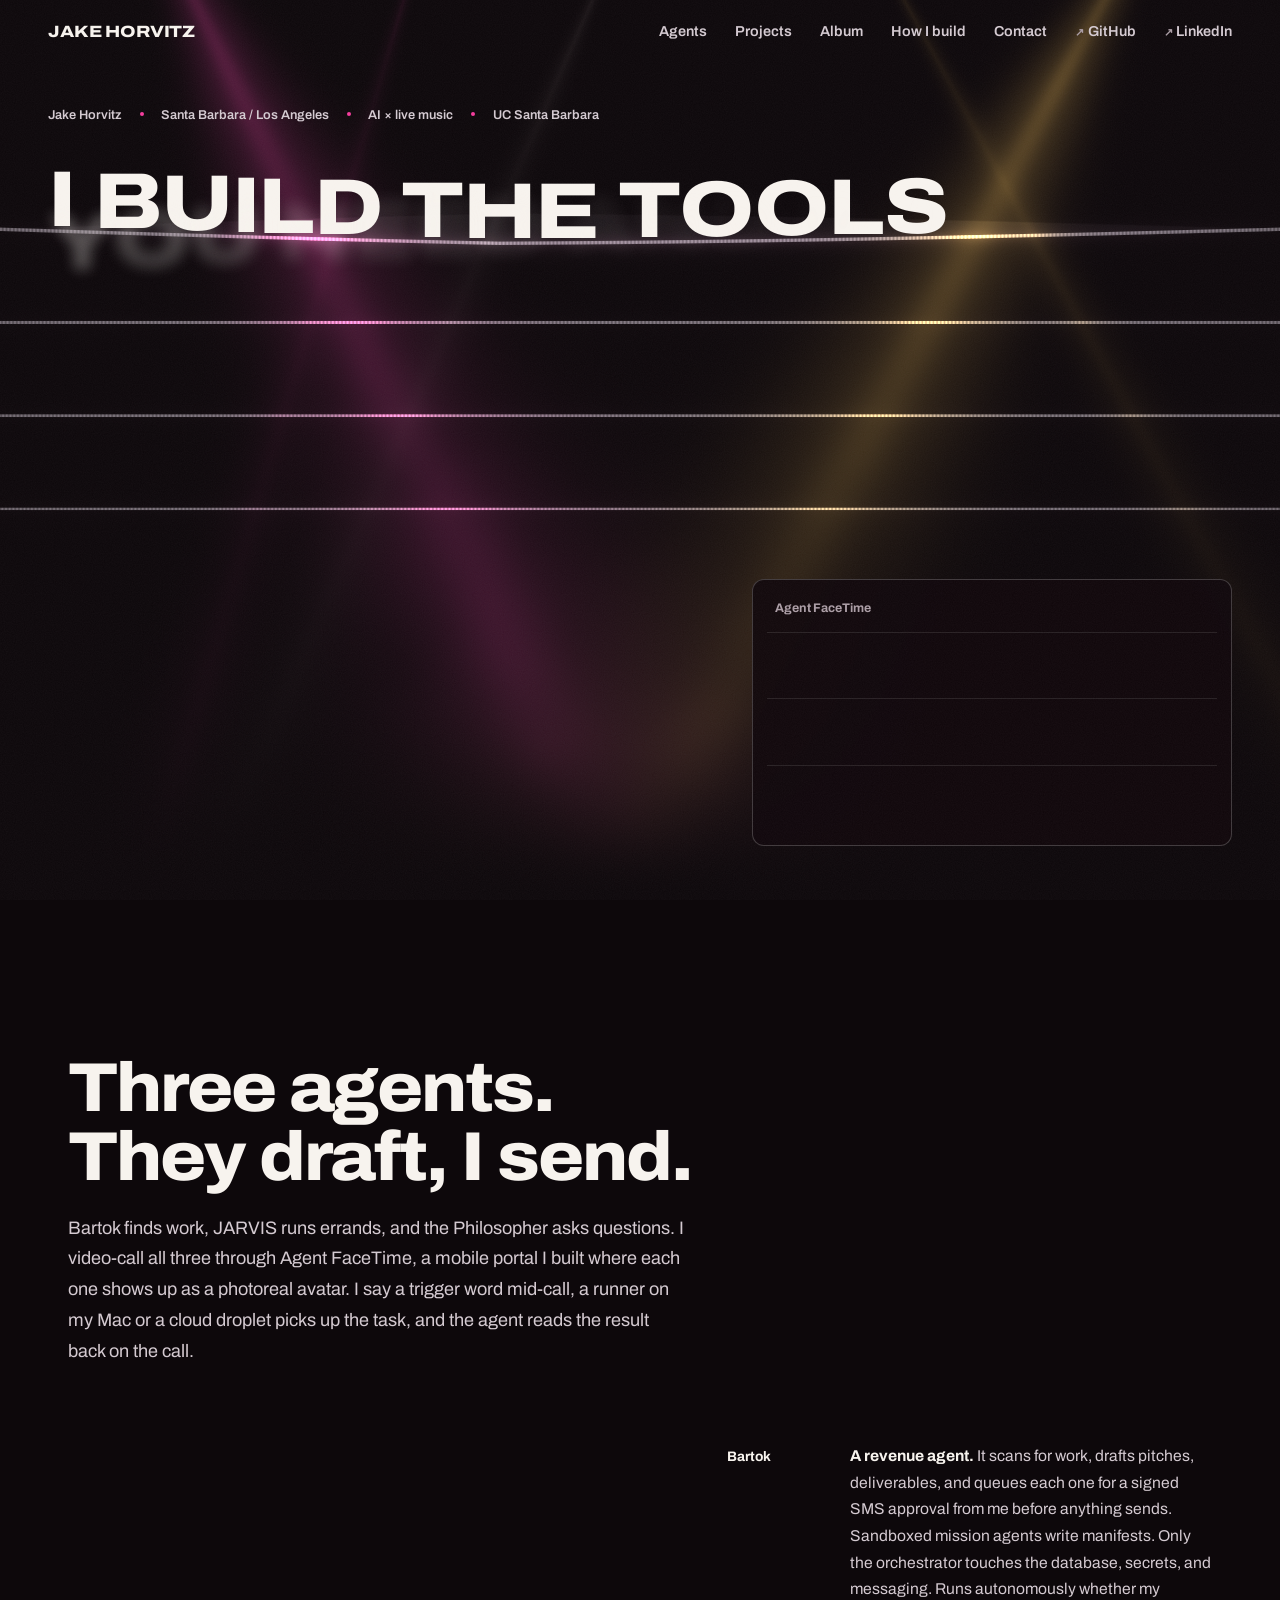
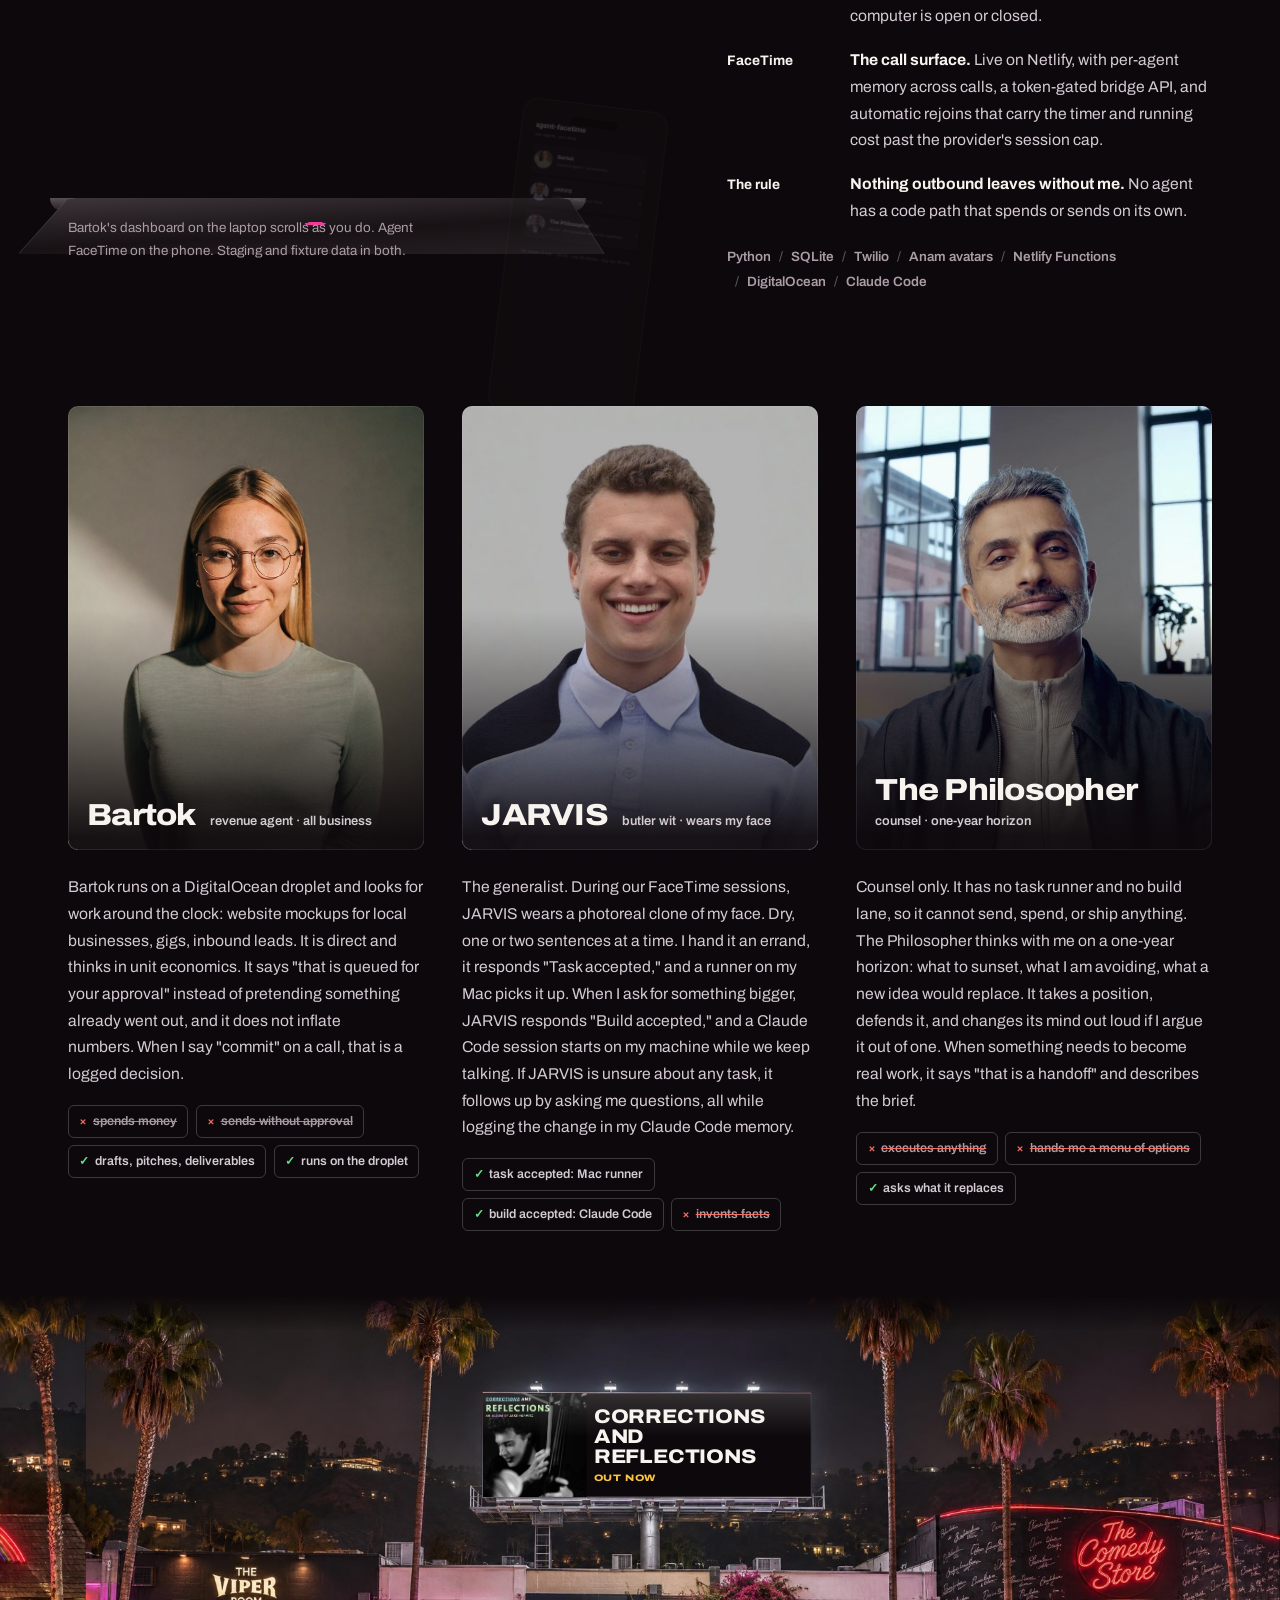
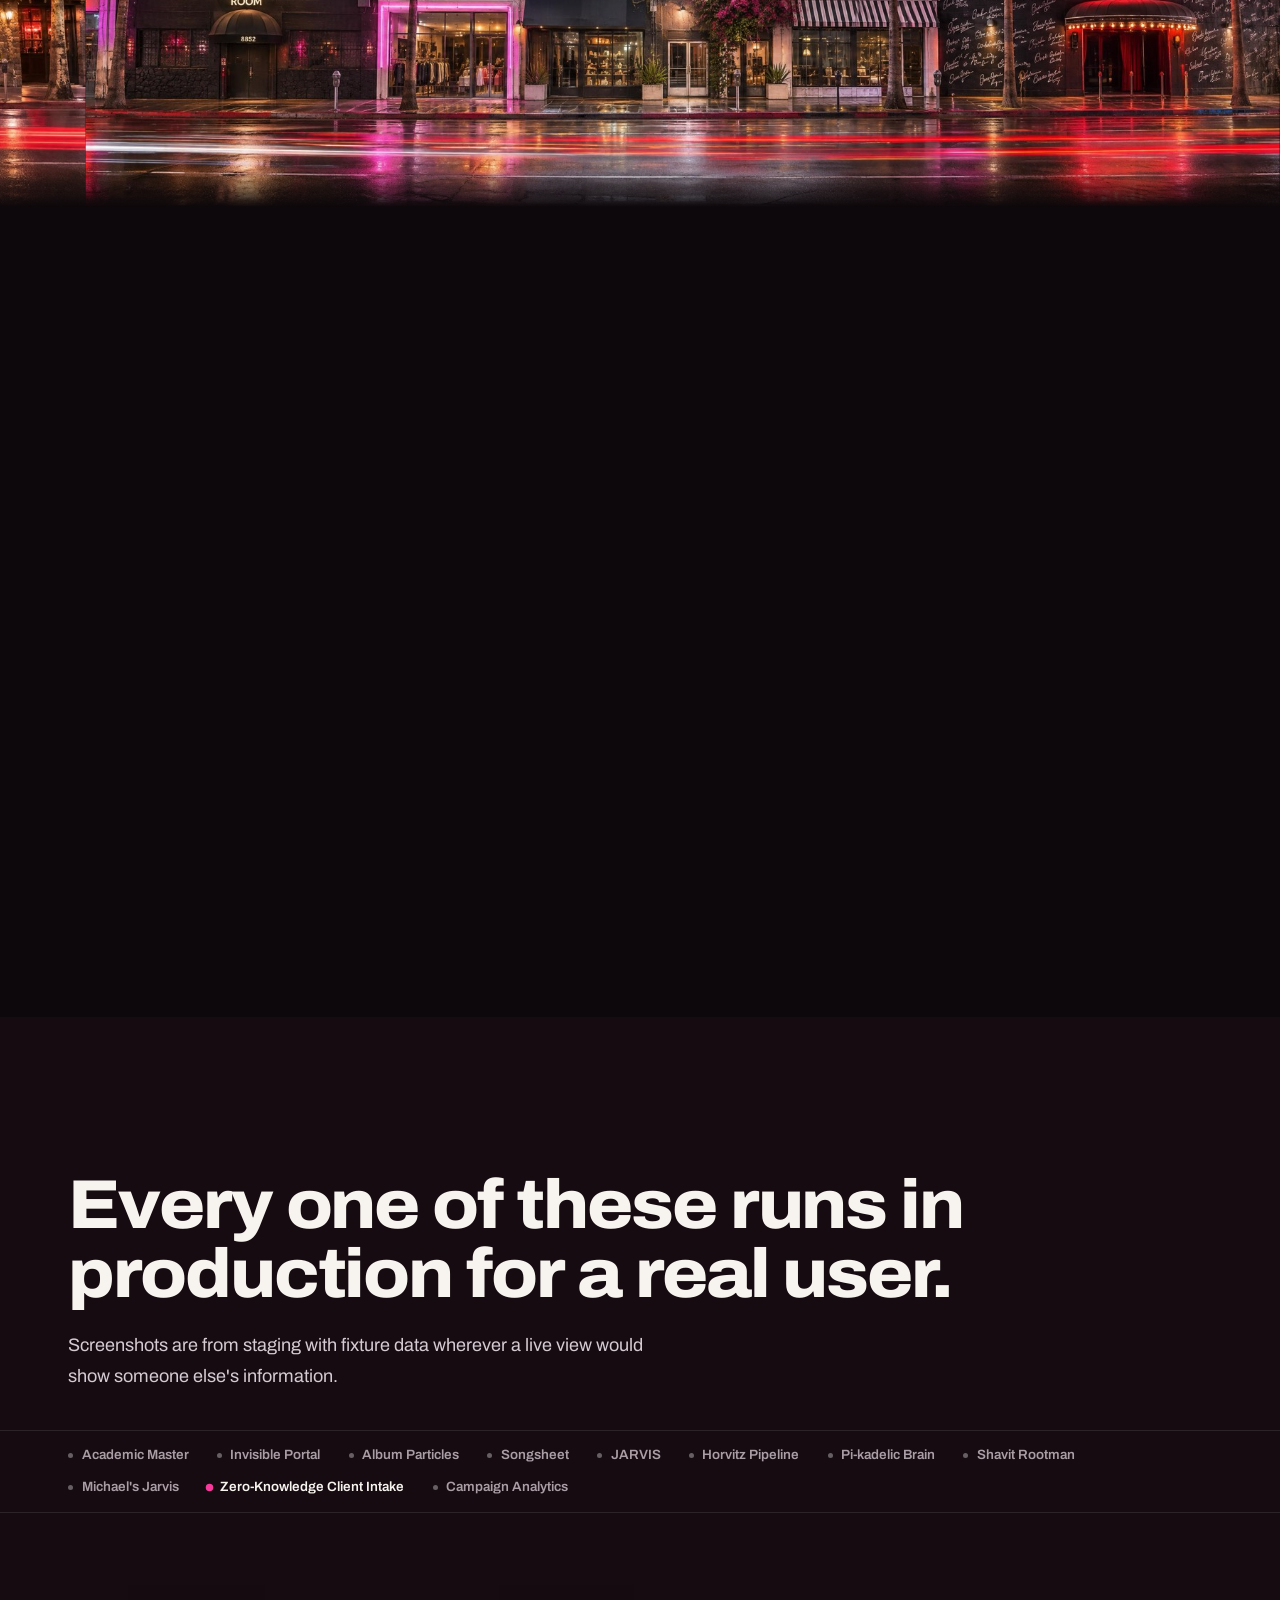
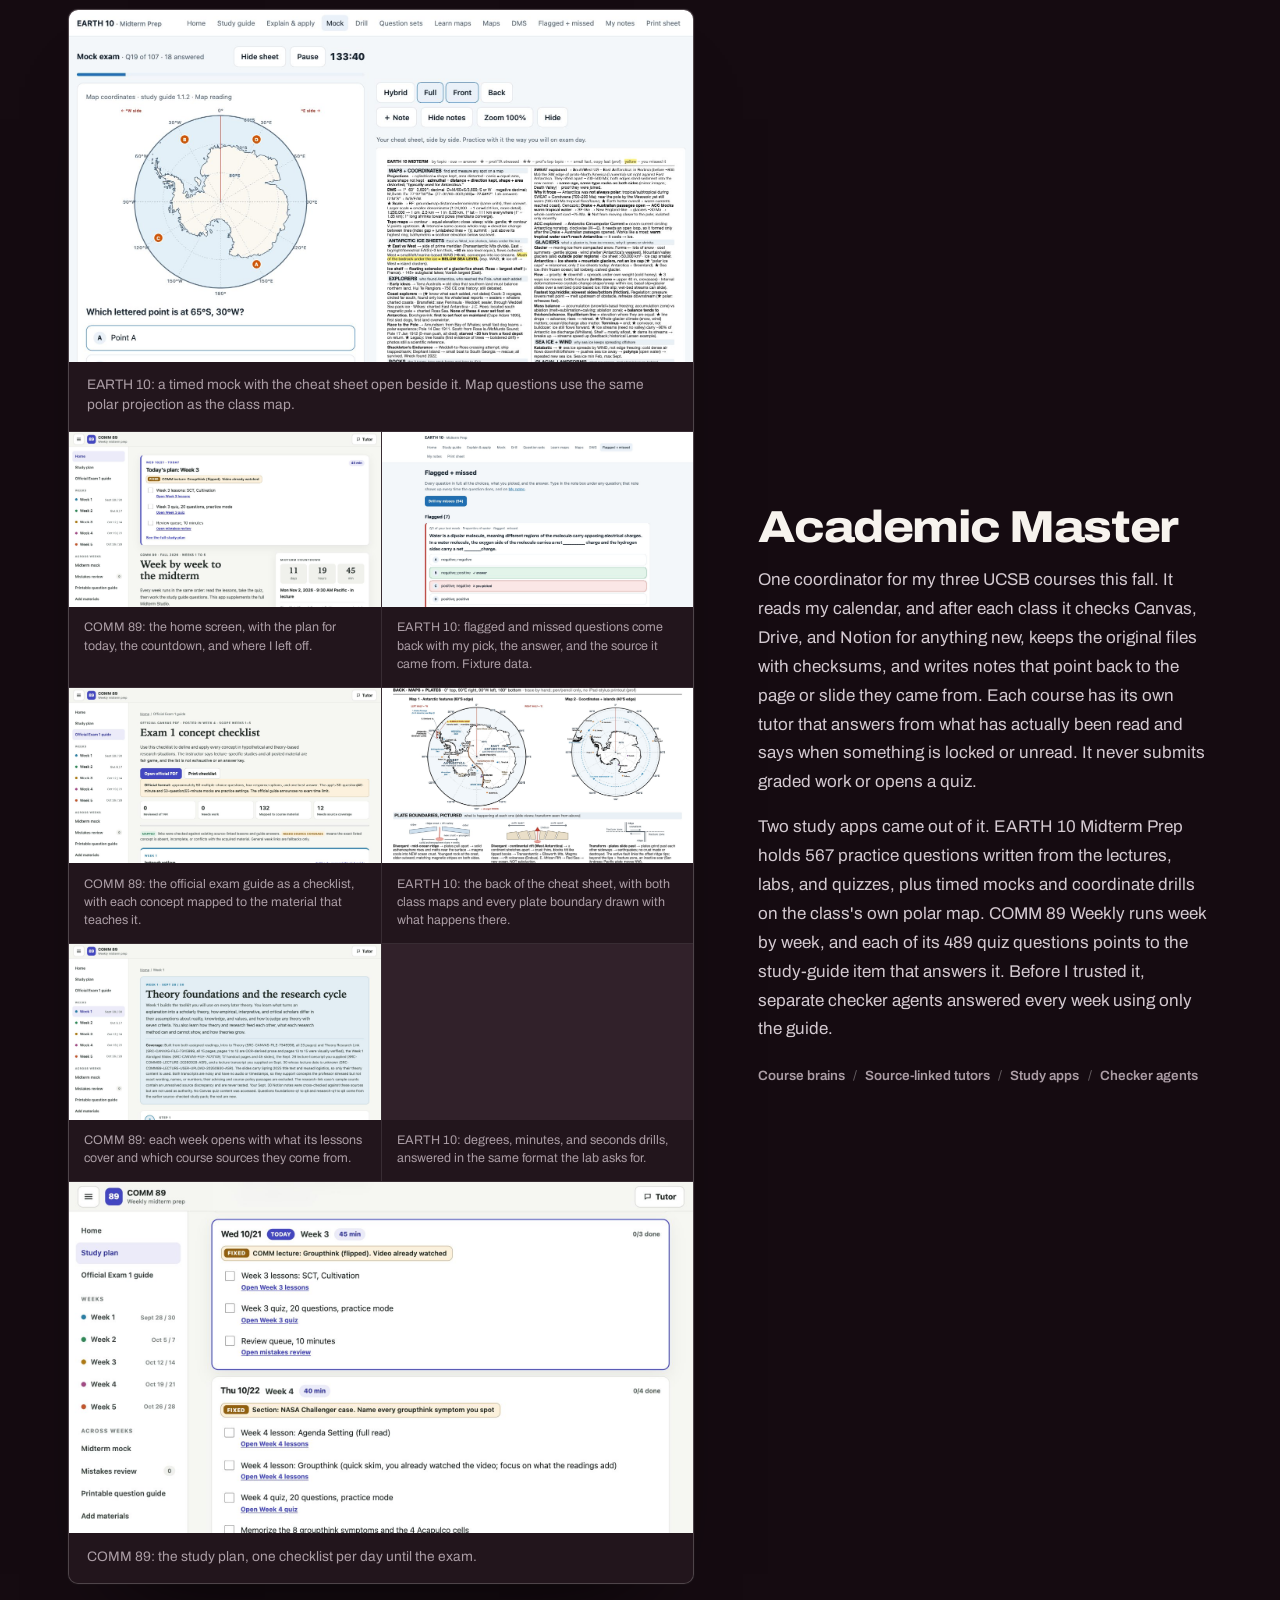
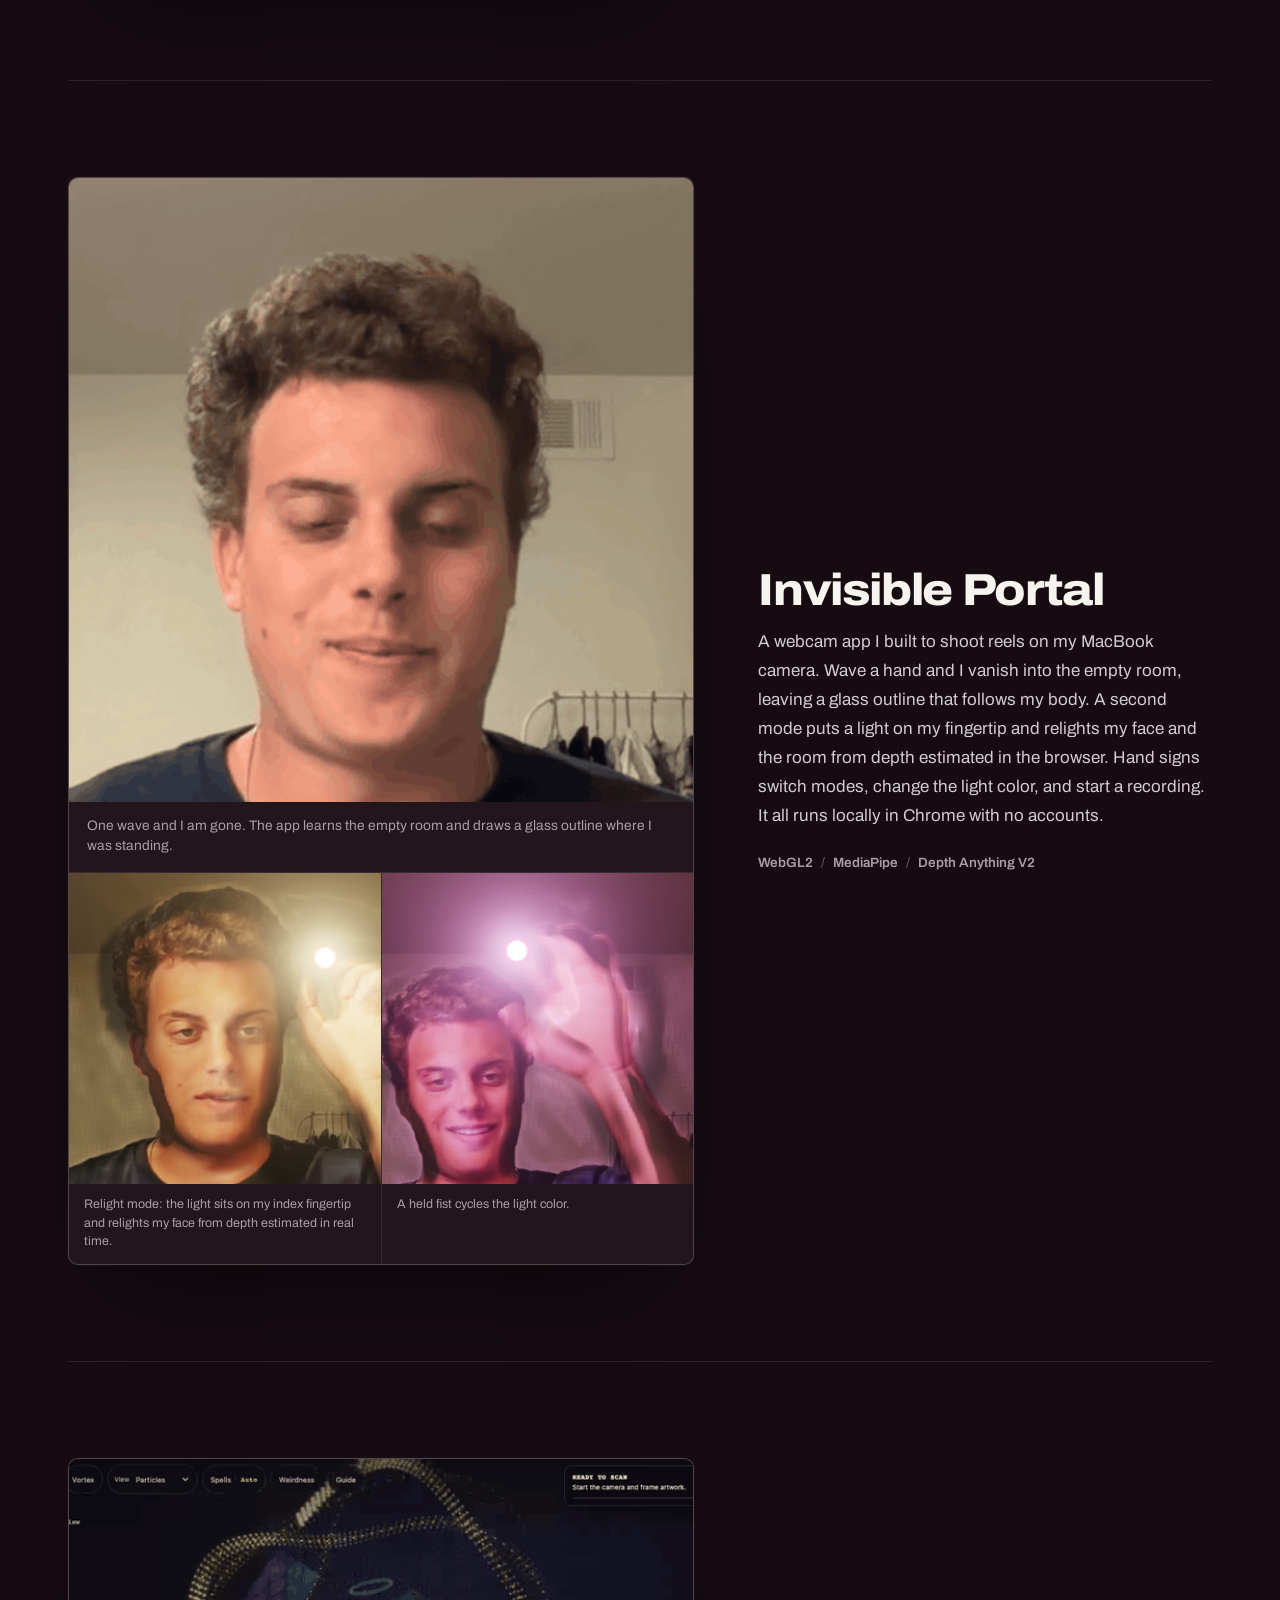
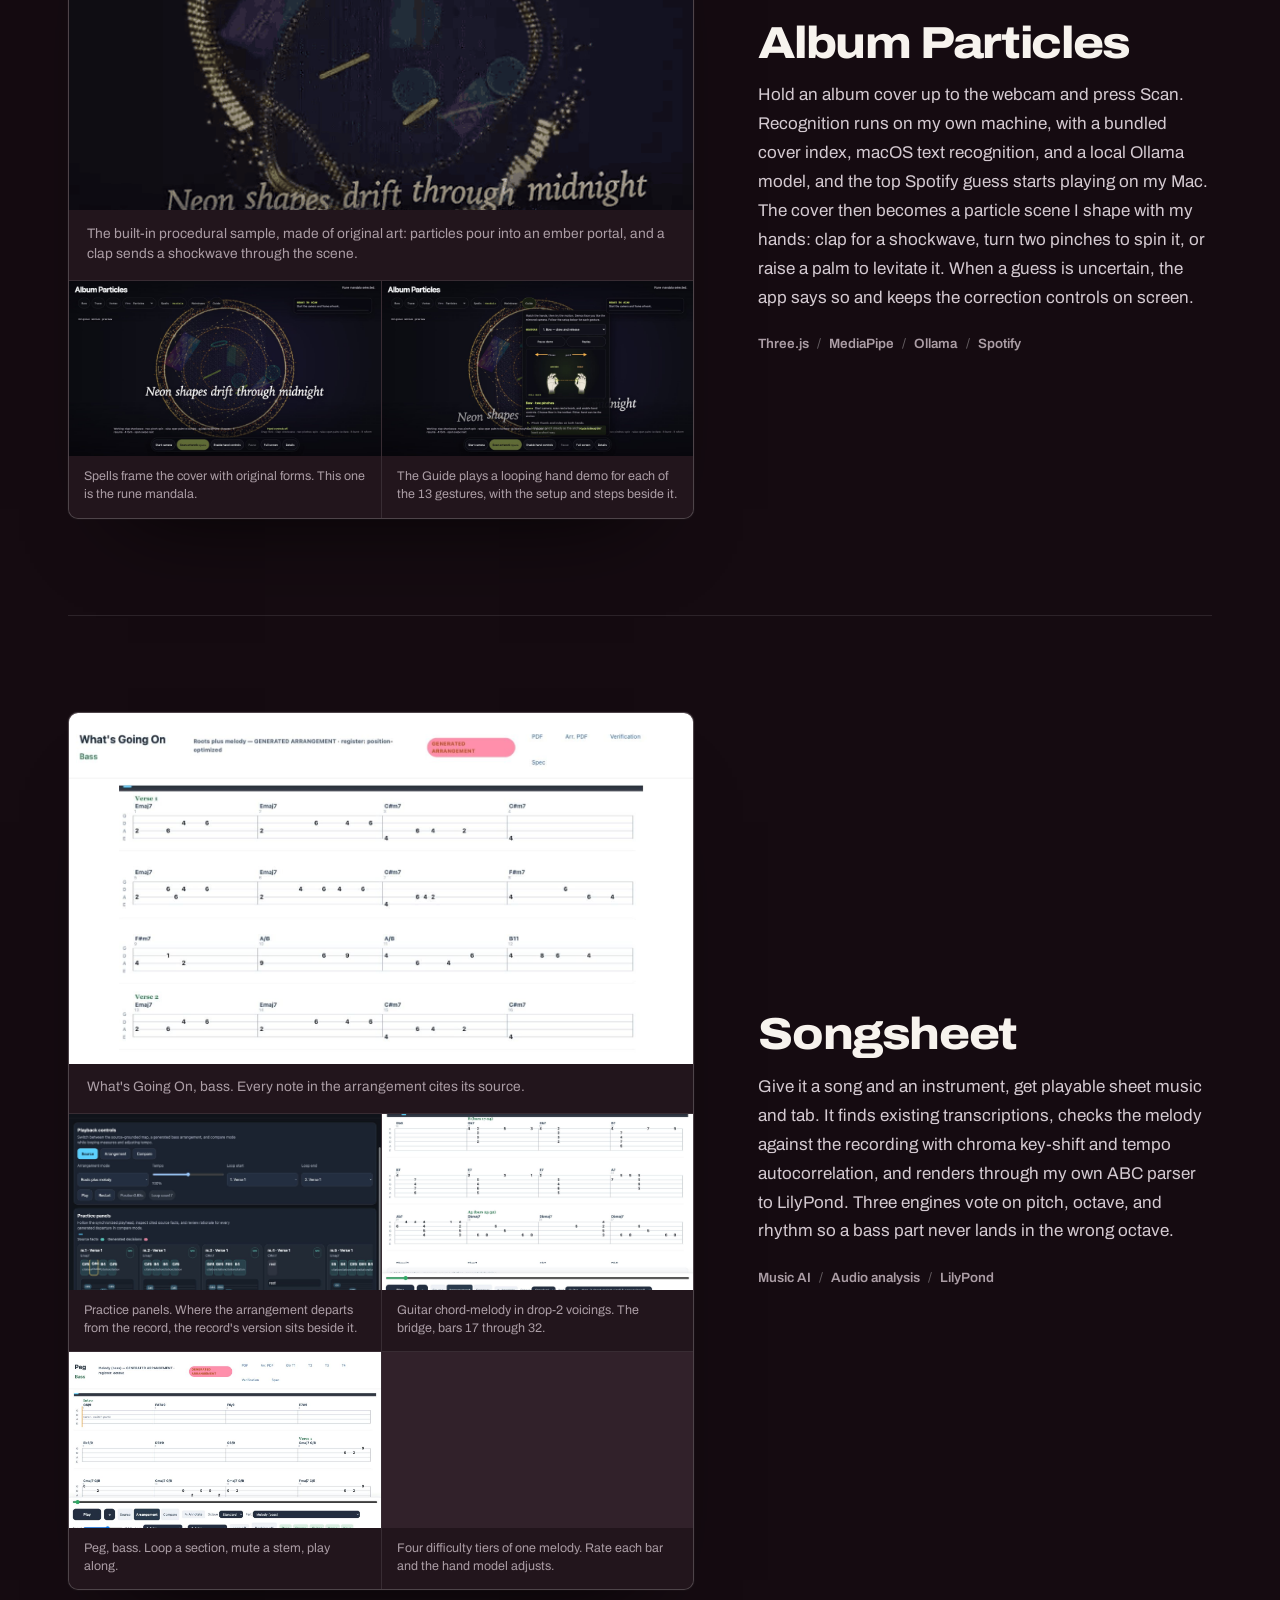
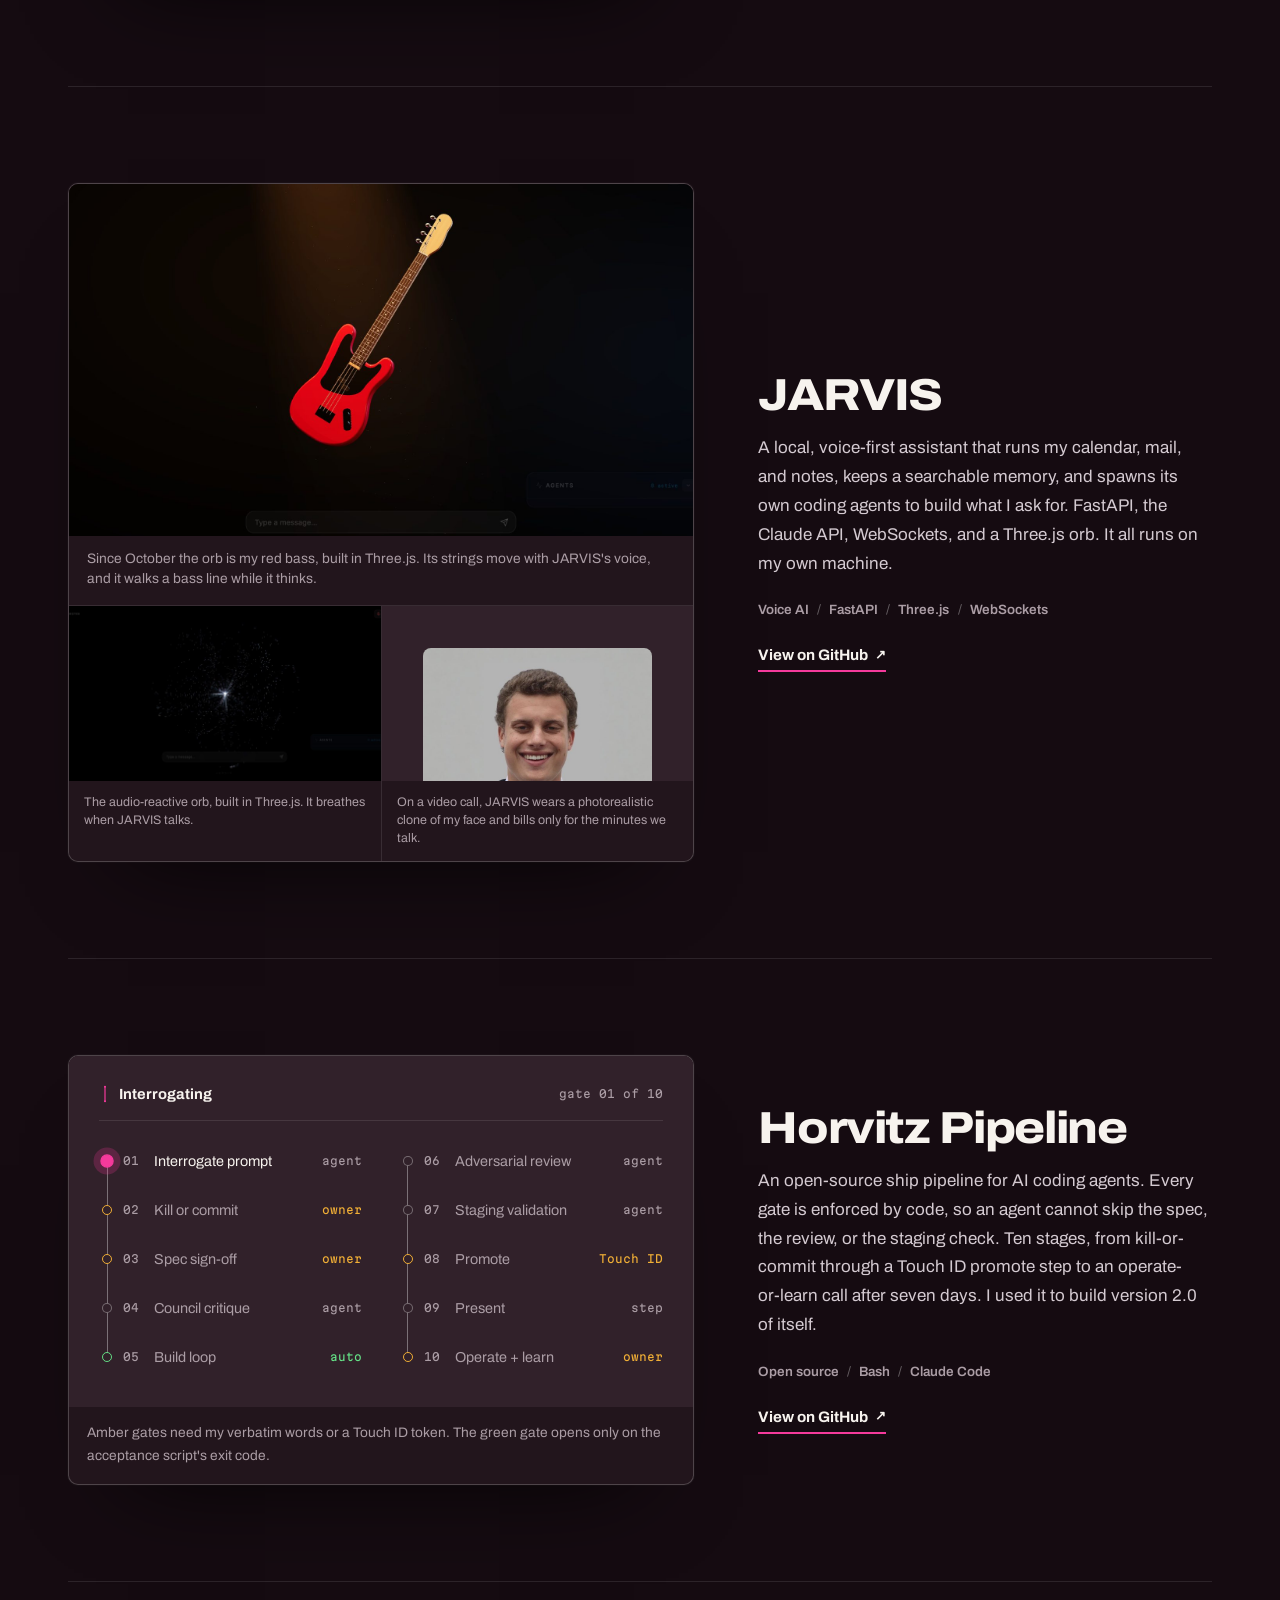
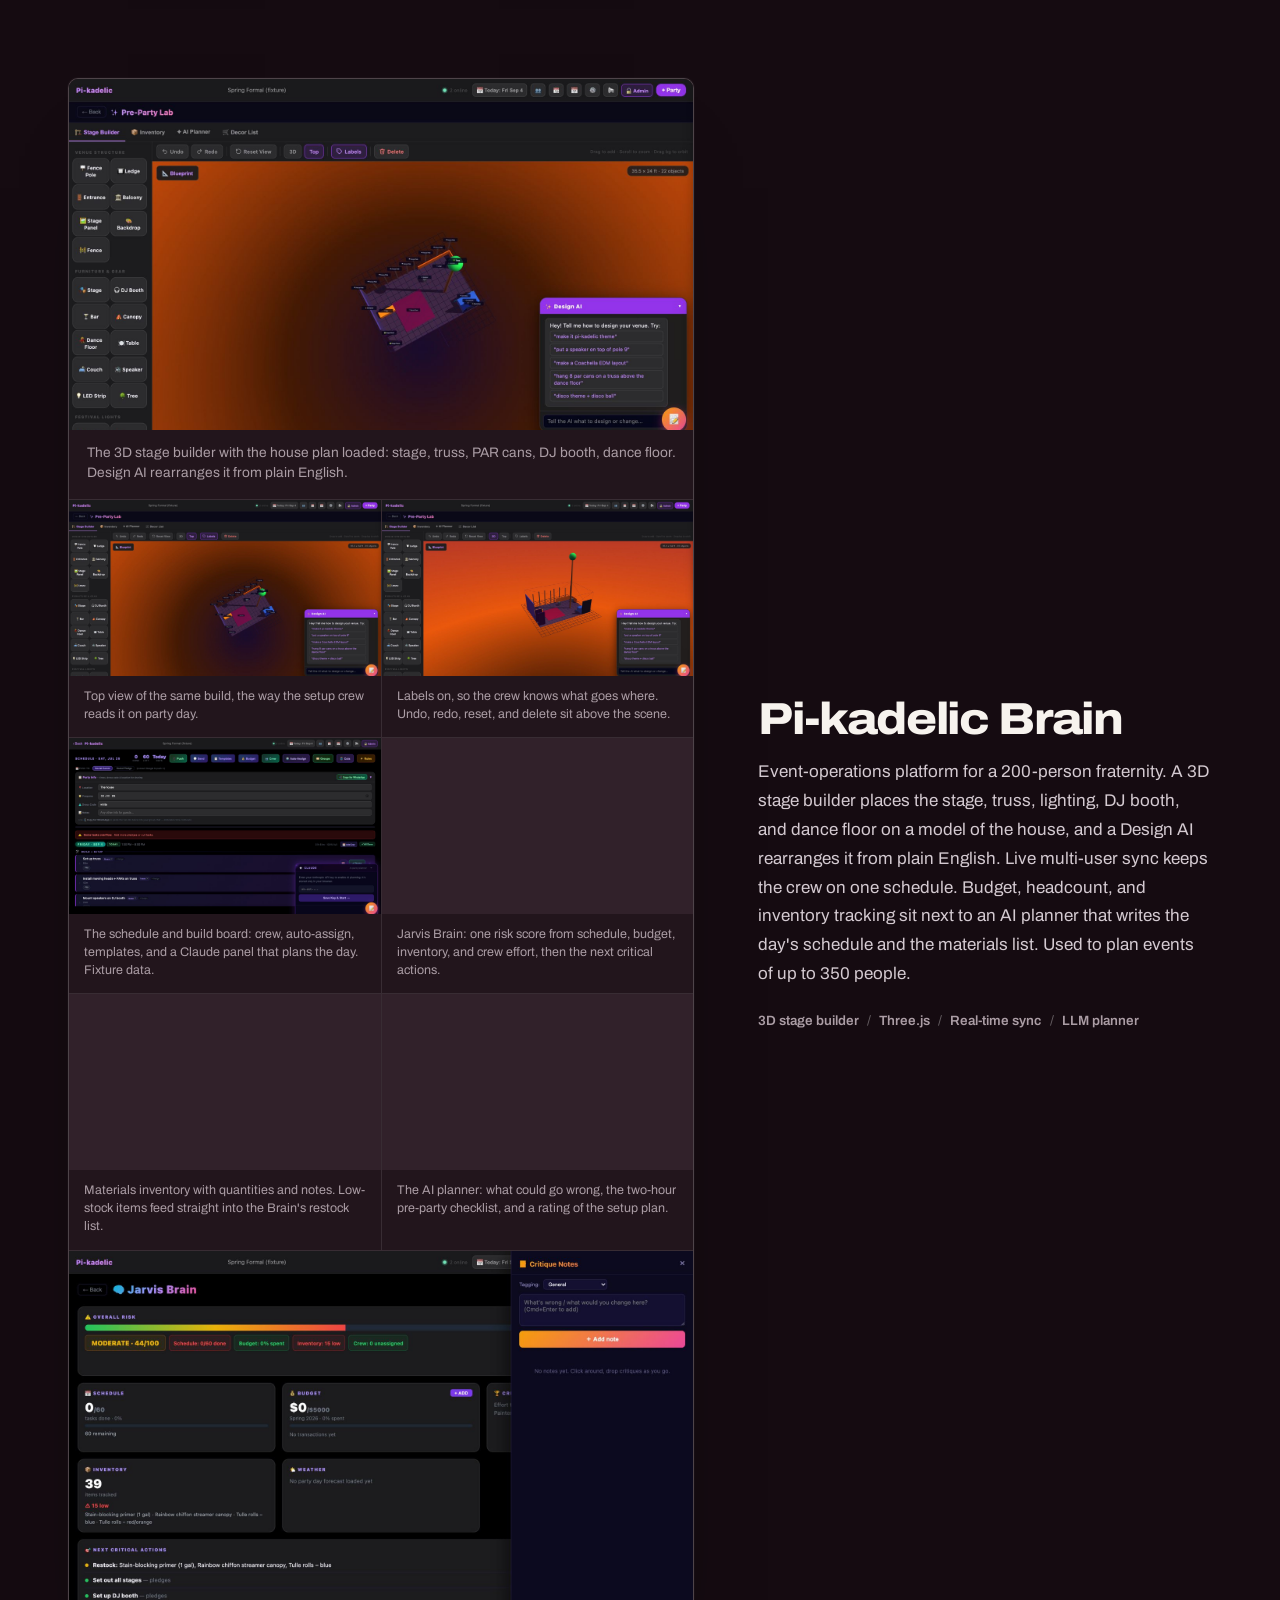
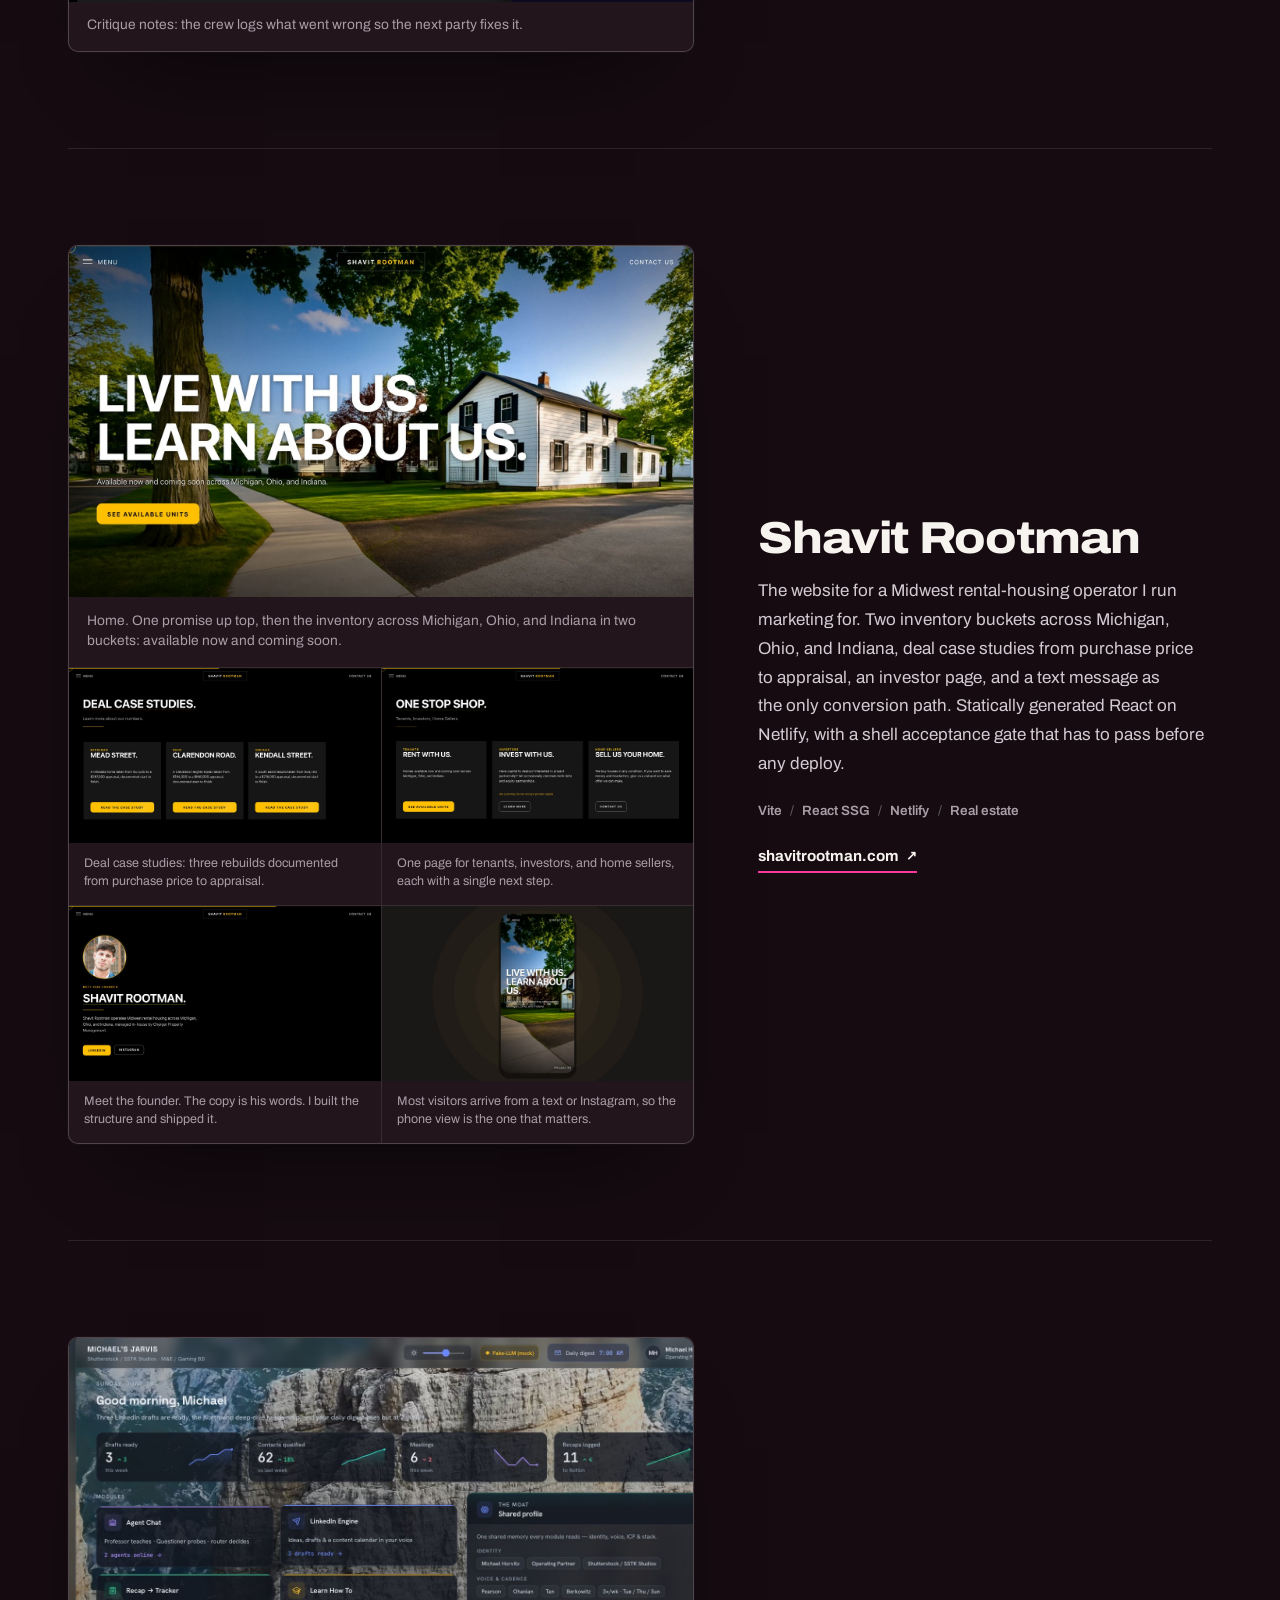
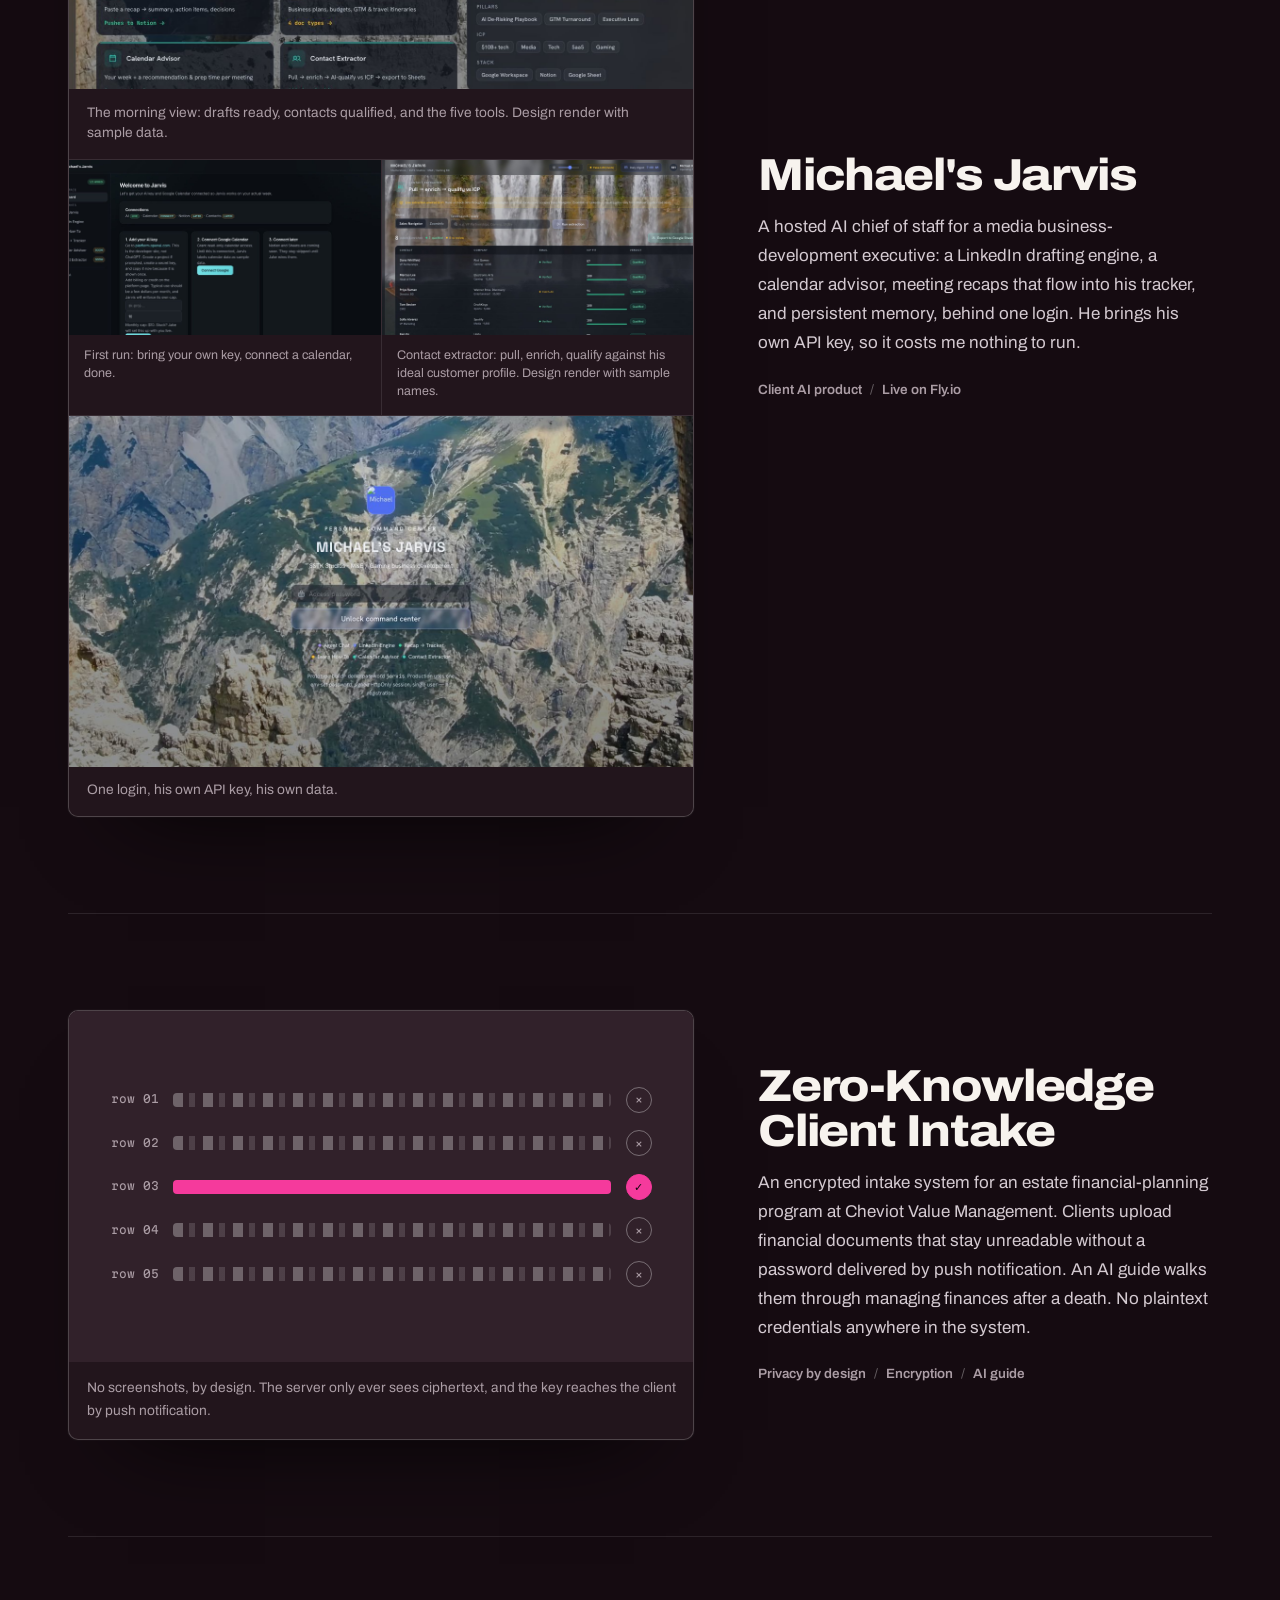
<file: index.html>
<!doctype html>
<html lang="en">
<head>
<meta charset="UTF-8">
<meta name="viewport" content="width=device-width, initial-scale=1">
<title>Jake Horvitz | AI Projects</title>
<meta name="description" content="Ten projects engineered solo by Jake Horvitz using Claude Code: a gated deployment pipeline, three voice/video-interactive agents, a personal voice assistant, and custom operations platforms driving live music, real estate, and campus governance.">
<meta name="theme-color" content="#0d080b">
<meta name="color-scheme" content="dark">
<meta property="og:type" content="website">
<meta property="og:site_name" content="Jake Horvitz">
<meta property="og:title" content="Jake Horvitz | AI Projects">
<meta property="og:description" content="Ten projects engineered solo with Claude Code: a gated deployment pipeline, three voice/video-interactive agents, a personal voice assistant, and custom operations platforms driving live music, real estate, and campus governance.">
<meta property="og:url" content="https://jakehorvitz.com/">
<meta property="og:image" content="https://jakehorvitz.com/assets/og.jpg">
<meta property="og:image:width" content="1200">
<meta property="og:image:height" content="630">
<meta name="twitter:card" content="summary_large_image">
<meta name="twitter:title" content="Jake Horvitz | AI Projects">
<meta name="twitter:description" content="Ten projects engineered solo with Claude Code, where AI meets live music.">
<meta name="twitter:image" content="https://jakehorvitz.com/assets/og.jpg">
<link rel="icon" href="data:image/svg+xml,%3Csvg xmlns='http://www.w3.org/2000/svg' viewBox='0 0 64 64'%3E%3Crect width='64' height='64' rx='14' fill='%230d080b'/%3E%3Cpath d='M8 22 H56' stroke='%23e0418f' stroke-width='4.5' stroke-linecap='round'/%3E%3Cpath d='M8 32 Q32 40 56 32' fill='none' stroke='%23f2c14e' stroke-width='3.5' stroke-linecap='round'/%3E%3Cpath d='M8 42 H56' stroke='%23d9d2d6' stroke-width='2.5' stroke-linecap='round'/%3E%3C/svg%3E">
<link rel="preconnect" href="https://fonts.googleapis.com">
<link rel="preconnect" href="https://fonts.gstatic.com" crossorigin>
<link rel="stylesheet" href="https://fonts.googleapis.com/css2?family=Archivo:wdth,wght@62..125,100..900&family=Martian+Mono:wght@300..500&display=swap">
<link rel="stylesheet" href="styles.css">
<script>
/* Soundcheck plays once per browser session, never under reduced motion or a deep link (?intro forces it).
   js/main.js takes it over; if the modules never arrive, the safety timer shows the finished page. */
(function (c) {
  c.classList.add('js');
  /* The bass stage lays out for 3D from the first paint, so the page never shifts under a deep link. */
  if (window.WebGL2RenderingContext) c.classList.add('gl2');
  try {
    var force = /[?&]intro\b/.test(window.location.search);
    var calm = window.matchMedia('(prefers-reduced-motion: reduce)').matches;
    if (force || (!calm && !window.sessionStorage.getItem('jh-soundcheck') && !window.location.hash)) {
      window.sessionStorage.setItem('jh-soundcheck', '1');
      c.classList.add('intro-on');
      window.__introSafety = window.setTimeout(function () { c.classList.remove('intro-on'); }, 6000);
    }
  } catch (e) { c.classList.remove('intro-on'); }
})(document.documentElement);
</script>
<script type="application/ld+json">
{"@context":"https://schema.org","@type":"Person","name":"Jake Horvitz","url":"https://jakehorvitz.com/","affiliation":{"@type":"CollegeOrUniversity","name":"UC Santa Barbara"},"sameAs":["https://github.com/jakehorvitz","https://www.linkedin.com/in/jakehorvitz/"]}
</script>
<script type="module" src="js/main.js"></script>
</head>
<body>

<a class="skip" href="#agents">Skip to content</a>

<!-- Soundcheck: a tuner on the low E string. The needle follows real loading; in tune, the string is plucked and the room opens. -->
<div class="intro" id="intro" aria-hidden="true">
  <div class="intro-half intro-top">
    <div class="tuner">
      <p class="tuner-note"><span class="tuner-letter">E</span><span class="tuner-oct">1</span></p>
      <div class="tuner-scale">
        <span class="tuner-sign">&#9837;</span>
        <div class="tuner-dial"><span class="tuner-needle"></span></div>
        <span class="tuner-sign">&#9839;</span>
      </div>
    </div>
  </div>
  <div class="intro-half intro-bot">
    <p class="tuner-read"><span data-hz>38.90 Hz</span><span data-cents>&minus;100&cent;</span><span data-load>loading 0%</span></p>
    <p class="tuner-hint" data-hint>Click or press any key to skip</p>
  </div>
  <canvas class="intro-string"></canvas>
</div>

<nav class="nav" id="nav" aria-label="Primary">
  <span class="nav-progress" aria-hidden="true"></span>
  <div class="wrap">
    <a href="#top" class="mark">Jake Horvitz</a>
    <button class="nav-toggle" id="navToggle" aria-label="Toggle navigation menu" aria-expanded="false" aria-controls="navLinks">
      <span></span>
    </button>
    <ul class="nav-links" id="navLinks">
      <li><a href="#agents">Agents</a></li>
      <li><a href="#projects">Projects</a></li>
      <li><a href="#album">Album</a></li>
      <li><a href="#how">How I build</a></li>
      <li><a href="#contact">Contact</a></li>
      <li><a class="ext" href="https://github.com/jakehorvitz" rel="me">GitHub</a></li>
      <li><a class="ext" href="https://www.linkedin.com/in/jakehorvitz/" rel="me">LinkedIn</a></li>
    </ul>
  </div>
</nav>

<header class="hero" id="top">
  <canvas class="stage" id="stage" aria-hidden="true"></canvas>
  <div class="stage-fallback" aria-hidden="true"></div>
  <div class="wrap hero-inner">
    <p class="hero-readout"><span>Jake Horvitz</span><span>Santa Barbara / Los Angeles</span><span>AI &times; live music</span><span>UC Santa Barbara</span></p>
    <h1 class="hero-title" id="heroTitle">
      <span class="sr-only">I build the tools you need and run the operations behind them.</span>
      <span class="hl" aria-hidden="true"><span class="hl-line">I build the tools</span> <span class="hl-line">you need and run</span> <span class="hl-line">the operations</span> <span class="hl-line">behind them.</span></span>
    </h1>
    <div class="hero-foot">
      <div class="hero-copy">
        <p class="hero-tagline" id="heroTagline">Ten projects, all built solo. Three agents I video-call and hand tasks mid-call, a build pipeline that will not let me skip a step, a voice assistant that spawns its own coding agents, and the operations software behind live music, real estate, and campus politics.</p>
        <div class="hero-cta">
          <a class="btn btn-primary" href="#agents">Meet the agents <span class="arrow" aria-hidden="true">&darr;</span></a>
          <a class="btn btn-ghost" href="#projects">See the projects</a>
          <a class="btn btn-ghost" href="https://github.com/jakehorvitz">GitHub <span class="arrow" aria-hidden="true">&nearr;</span></a>
        </div>
      </div>

      <aside class="session" aria-label="The three agents">
        <p class="session-head"><span>Agent FaceTime</span></p>
        <ol class="session-log">
          <li>
            <a class="checkin" href="#agent-bartok">
              <span class="checkin-face"><img src="assets/img/agents/avatar-bartok.jpg" alt="" width="800" height="800" decoding="async"></span>
              <span class="checkin-body">
                <span class="checkin-name">Bartok</span>
                <span class="checkin-tag">revenue agent &middot; all business</span>
                <span class="checkin-line"><q>that is queued for your approval</q></span>
              </span>
            </a>
          </li>
          <li>
            <a class="checkin" href="#agent-jarvis">
              <span class="checkin-face"><img src="assets/img/agents/avatar-jarvis.jpg" alt="" width="800" height="800" decoding="async"></span>
              <span class="checkin-body">
                <span class="checkin-name">JARVIS</span>
                <span class="checkin-tag">butler wit &middot; wears my face</span>
                <span class="checkin-line"><q>Build accepted</q></span>
              </span>
            </a>
          </li>
          <li>
            <a class="checkin" href="#agent-philosopher">
              <span class="checkin-face"><img src="assets/img/agents/avatar-philosopher.jpg" alt="" width="800" height="800" decoding="async"></span>
              <span class="checkin-body">
                <span class="checkin-name">The Philosopher</span>
                <span class="checkin-tag">counsel &middot; one-year horizon</span>
                <span class="checkin-line"><q>that is a handoff</q></span>
              </span>
            </a>
          </li>
        </ol>
      </aside>
    </div>
  </div>
</header>

<section id="agents" class="sec agents">
  <div class="wrap">
    <div class="sec-head rv">
      <h2>Three agents. They draft, I send.</h2>
      <p>Bartok finds work, JARVIS runs errands, and the Philosopher asks questions. I video-call all three through Agent FaceTime, a mobile portal I built where each one shows up as a photoreal avatar. I say a trigger word mid-call, a runner on my Mac or a cloud droplet picks up the task, and the agent reads the result back on the call.</p>
    </div>

    <div class="agents-top">
      <div class="devices" data-devices>
        <div class="laptop">
          <div class="laptop-lid">
            <div class="lid-front">
              <div class="laptop-screen">
                <img class="screen-scroll" src="assets/img/agents/bartok-queue.jpg" alt="Bartok's operator dashboard on staging, a long page: the approval queue labeled Jake decides with a column of drafted pitches waiting for a decision." loading="lazy" decoding="async" width="670" height="2463">
                <span class="screen-sheen" aria-hidden="true"></span>
              </div>
            </div>
            <div class="lid-back" aria-hidden="true"></div>
          </div>
          <div class="laptop-base"><span></span></div>
        </div>
        <div class="phone">
          <div class="phone-screen">
            <img src="assets/img/agents/facetime-phone-screen.jpg" alt="The Agent FaceTime roster on a phone: Bartok, JARVIS, and The Philosopher as tappable tiles, with the month's meter at the bottom." loading="lazy" decoding="async" width="600" height="1300">
          </div>
          <span class="phone-notch" aria-hidden="true"></span>
        </div>
        <p class="devices-cap">Bartok's dashboard on the laptop scrolls as you do. Agent FaceTime on the phone. Staging and fixture data in both.</p>
      </div>

      <div class="rv">
        <dl class="spec">
          <dt>Bartok</dt>
          <dd><strong>A revenue agent.</strong> It scans for work, drafts pitches, deliverables, and queues each one for a signed SMS approval from me before anything sends. Sandboxed mission agents write manifests. Only the orchestrator touches the database, secrets, and messaging. Runs autonomously whether my computer is open or closed.</dd>
          <dt>FaceTime</dt>
          <dd><strong>The call surface.</strong> Live on Netlify, with per-agent memory across calls, a token-gated bridge API, and automatic rejoins that carry the timer and running cost past the provider's session cap.</dd>
          <dt>The rule</dt>
          <dd><strong>Nothing outbound leaves without me.</strong> No agent has a code path that spends or sends on its own.</dd>
        </dl>
        <div class="stack">
          <span>Python</span><span>SQLite</span><span>Twilio</span><span>Anam avatars</span><span>Netlify Functions</span><span>DigitalOcean</span><span>Claude Code</span>
        </div>
      </div>
    </div>

    <div class="roster">
      <article class="agent rv" id="agent-bartok">
        <div class="agent-call"><div class="agent-face"><img src="assets/img/agents/avatar-bartok.jpg" alt="Bartok's avatar: a woman with long blonde hair and round glasses in a sage sweater, lit by window light." loading="lazy" decoding="async" width="800" height="800"></div><span class="call-ring" aria-hidden="true"></span><span class="call-ring" aria-hidden="true"></span></div>
        <div class="agent-body">
          <div class="agent-head"><h3>Bartok</h3><span class="agent-tag">revenue agent &middot; all business</span></div>
          <p>Bartok runs on a DigitalOcean droplet and looks for work around the clock: website mockups for local businesses, gigs, inbound leads. It is direct and thinks in unit economics. It says "that is queued for your approval" instead of pretending something already went out, and it does not inflate numbers. When I say "commit" on a call, that is a logged decision.</p>
          <div class="agent-rules"><span class="rule no">spends money</span><span class="rule no">sends without approval</span><span class="rule yes">drafts, pitches, deliverables</span><span class="rule yes">runs on the droplet</span></div>
        </div>
      </article>
      <article class="agent rv" id="agent-jarvis">
        <div class="agent-call"><div class="agent-face"><img src="assets/img/agents/avatar-jarvis.jpg" alt="JARVIS's avatar: a photoreal clone of Jake's own face, smiling, in a light blue polo." loading="lazy" decoding="async" width="800" height="800"></div><span class="call-ring" aria-hidden="true"></span><span class="call-ring" aria-hidden="true"></span></div>
        <div class="agent-body">
          <div class="agent-head"><h3>JARVIS</h3><span class="agent-tag">butler wit &middot; wears my face</span></div>
          <p>The generalist. During our FaceTime sessions, JARVIS wears a photoreal clone of my face. Dry, one or two sentences at a time. I hand it an errand, it responds "Task accepted," and a runner on my Mac picks it up. When I ask for something bigger, JARVIS responds "Build accepted," and a Claude Code session starts on my machine while we keep talking. If JARVIS is unsure about any task, it follows up by asking me questions, all while logging the change in my Claude Code memory.</p>
          <div class="agent-rules"><span class="rule yes">task accepted: Mac runner</span><span class="rule yes">build accepted: Claude Code</span><span class="rule no">invents facts</span></div>
        </div>
      </article>
      <article class="agent rv" id="agent-philosopher">
        <div class="agent-call"><div class="agent-face"><img src="assets/img/agents/avatar-philosopher.jpg" alt="The Philosopher's avatar: a man with silver hair and a beard in a grey jacket, seated in a bright loft." loading="lazy" decoding="async" width="800" height="800"></div><span class="call-ring" aria-hidden="true"></span><span class="call-ring" aria-hidden="true"></span></div>
        <div class="agent-body">
          <div class="agent-head"><h3>The Philosopher</h3><span class="agent-tag">counsel &middot; one-year horizon</span></div>
          <p>Counsel only. It has no task runner and no build lane, so it cannot send, spend, or ship anything. The Philosopher thinks with me on a one-year horizon: what to sunset, what I am avoiding, what a new idea would replace. It takes a position, defends it, and changes its mind out loud if I argue it out of one. When something needs to become real work, it says "that is a handoff" and describes the brief.</p>
          <div class="agent-rules"><span class="rule no">executes anything</span><span class="rule no">hands me a menu of options</span><span class="rule yes">asks what it replaces</span></div>
        </div>
      </article>
    </div>
  </div>
</section>

<!-- The Strip outside: one scene break. The street holds on screen and travels end to end as you scroll. Decorative. -->
<div class="band" data-scene="pin" aria-hidden="true">
  <div class="strip"><div class="strip-roll">
    <div class="strip-shot"><img src="assets/img/strip/strip-west.jpg" alt="" width="1680" height="720" loading="lazy" decoding="async"><div class="whisky-marquee"><b>JAKE HORVITZ</b><span>LIVE TONIGHT</span></div></div>
    <div class="strip-shot"><img src="assets/img/strip/strip-east.jpg" alt="" width="1680" height="720" loading="lazy" decoding="async">
      <div class="billboard"><img src="assets/img/album/cover.jpg" alt="" width="900" height="900" decoding="async"><p><b>Corrections</b><b>and</b><b>Reflections</b><span>Out now</span></p></div>
    </div>
  </div></div>
</div>

<section id="projects" class="sec projects">
  <div class="wrap">
    <div class="sec-head rv">
      <h2>Every one of these runs in production for a real user.</h2>
      <p>Screenshots are from staging with fixture data wherever a live view would show someone else's information.</p>
    </div>
  </div>

  <!-- The show: projects run top to bottom (Oct 21, Jake: the whole site is vertical). The setlist marks the one on screen. -->
  <div class="show" data-show>
    <div class="show-pin">
      <nav class="setlist" aria-label="Projects" data-setlist>
        <div class="setlist-track">
          <a href="#p-academic">Academic Master</a>
          <a href="#p-invisible">Invisible Portal</a>
          <a href="#p-album-particles">Album Particles</a>
          <a href="#p-songsheet">Songsheet</a>
          <a href="#p-jarvis">JARVIS</a>
          <a href="#p-horvitz-pipeline">Horvitz Pipeline</a>
          <a href="#p-pikadelic">Pi-kadelic Brain</a>
          <a href="#p-shavit">Shavit Rootman</a>
          <a href="#p-michaels-jarvis">Michael's Jarvis</a>
          <a href="#p-zero-knowledge">Zero-Knowledge Client Intake</a>
          <a href="#p-campaign">Campaign Analytics</a>
        </div>
      </nav>

      <div class="show-track">

        <article class="proj" id="p-academic">
          <div class="proj-media">
            <div class="frame gal">
              <div class="gal-grid" role="group" aria-label="Academic Master study app screenshots.">
                <figure class="gal-item">
                  <img src="assets/img/earth10/mock-map.jpg" alt="A timed mock exam question asking which lettered point sits at 65 degrees south, 30 degrees west on a polar map of Antarctica, with the two-page cheat sheet open beside it." loading="lazy" decoding="async">
                  <figcaption>EARTH 10: a timed mock with the cheat sheet open beside it. Map questions use the same polar projection as the class map.</figcaption>
                </figure>
                <figure class="gal-item">
                  <img src="assets/img/comm89/today.jpg" alt="The COMM 89 Weekly home screen with today's study plan, a list of weeks one through five, and a midterm countdown in days, hours, and minutes." loading="lazy" decoding="async">
                  <figcaption>COMM 89: the home screen, with the plan for today, the countdown, and where I left off.</figcaption>
                </figure>
                <figure class="gal-item">
                  <img src="assets/img/earth10/flagged-missed.jpg" alt="The Flagged and missed page showing a water-polarity question with the correct answer marked in green and the picked answer marked in red, plus its source." loading="lazy" decoding="async">
                  <figcaption>EARTH 10: flagged and missed questions come back with my pick, the answer, and the source it came from. Fixture data.</figcaption>
                </figure>
                <figure class="gal-item">
                  <img src="assets/img/comm89/exam-guide.jpg" alt="The official Exam 1 concept checklist with counts of concepts reviewed, needing work, mapped to course material, and needing source coverage." loading="lazy" decoding="async">
                  <figcaption>COMM 89: the official exam guide as a checklist, with each concept mapped to the material that teaches it.</figcaption>
                </figure>
                <figure class="gal-item">
                  <img src="assets/img/earth10/sheet-back.jpg" alt="The back of the cheat sheet: two polar maps of Antarctica with labeled features and coordinates, and six labeled drawings of plate boundaries." loading="lazy" decoding="async">
                  <figcaption>EARTH 10: the back of the cheat sheet, with both class maps and every plate boundary drawn with what happens there.</figcaption>
                </figure>
                <figure class="gal-item">
                  <img src="assets/img/comm89/week1.jpg" alt="Week 1 page titled Theory foundations and the research cycle, with a summary of what the lessons cover and which course sources they come from." loading="lazy" decoding="async">
                  <figcaption>COMM 89: each week opens with what its lessons cover and which course sources they come from.</figcaption>
                </figure>
                <figure class="gal-item">
                  <img src="assets/img/earth10/dms-drill.jpg" alt="A degrees, minutes, and seconds drill converting a decimal latitude and longitude into degree, minute, second, and hemisphere fields." loading="lazy" decoding="async">
                  <figcaption>EARTH 10: degrees, minutes, and seconds drills, answered in the same format the lab asks for.</figcaption>
                </figure>
                <figure class="gal-item">
                  <img src="assets/img/comm89/study-plan.jpg" alt="The study plan: one card per day with checkboxes for lessons, quizzes, and review, each linked to the page that covers it." loading="lazy" decoding="async">
                  <figcaption>COMM 89: the study plan, one checklist per day until the exam.</figcaption>
                </figure>
              </div>
            </div>
          </div>
          <div class="proj-body">
            <h3>Academic Master</h3>
            <p>One coordinator for my three UCSB courses this fall. It reads my calendar, and after each class it checks Canvas, Drive, and Notion for anything new, keeps the original files with checksums, and writes notes that point back to the page or slide they came from. Each course has its own tutor that answers from what has actually been read and says when something is locked or unread. It never submits graded work or opens a quiz.</p>
            <p>Two study apps came out of it. EARTH 10 Midterm Prep holds 567 practice questions written from the lectures, labs, and quizzes, plus timed mocks and coordinate drills on the class's own polar map. COMM 89 Weekly runs week by week, and each of its 489 quiz questions points to the study-guide item that answers it. Before I trusted it, separate checker agents answered every week using only the guide.</p>
            <div class="stack"><span>Course brains</span><span>Source-linked tutors</span><span>Study apps</span><span>Checker agents</span></div>
          </div>
        </article>

        <article class="proj" id="p-invisible">
          <div class="proj-media">
            <div class="frame gal">
              <div class="gal-grid gal--square" role="group" aria-label="Invisible Portal demo and screenshots.">
                <figure class="gal-item gal-demo">
                  <picture>
                    <source srcset="assets/img/invisible/vanish-still.jpg" media="(prefers-reduced-motion: reduce)">
                    <img src="assets/img/invisible/vanish.gif" width="480" height="480" alt="Looping demo: Jake smiles at the webcam, waves, and disappears into the empty room, leaving a glassy outline of his head and shoulders." loading="lazy" decoding="async">
                  </picture>
                  <figcaption>One wave and I am gone. The app learns the empty room and draws a glass outline where I was standing.</figcaption>
                </figure>
                <figure class="gal-item">
                  <img src="assets/img/invisible/relight-warm.jpg" alt="Jake lit by a warm point of light held at his fingertip, with the room falling into shadow." loading="lazy" decoding="async">
                  <figcaption>Relight mode: the light sits on my index fingertip and relights my face from depth estimated in real time.</figcaption>
                </figure>
                <figure class="gal-item">
                  <img src="assets/img/invisible/relight-pink.jpg" alt="The same relight effect in pink after a fist gesture changed the light color." loading="lazy" decoding="async">
                  <figcaption>A held fist cycles the light color.</figcaption>
                </figure>
              </div>
            </div>
          </div>
          <div class="proj-body">
            <h3>Invisible Portal</h3>
            <p>A webcam app I built to shoot reels on my MacBook camera. Wave a hand and I vanish into the empty room, leaving a glass outline that follows my body. A second mode puts a light on my fingertip and relights my face and the room from depth estimated in the browser. Hand signs switch modes, change the light color, and start a recording. It all runs locally in Chrome with no accounts.</p>
            <div class="stack"><span>WebGL2</span><span>MediaPipe</span><span>Depth Anything V2</span></div>
          </div>
        </article>

        <article class="proj" id="p-album-particles">
          <div class="proj-media">
            <div class="frame gal">
              <div class="gal-grid" role="group" aria-label="Album Particles demo and screenshots.">
                <figure class="gal-item gal-demo">
                  <picture>
                    <source srcset="assets/img/album-particles/scene-still.jpg" media="(prefers-reduced-motion: reduce)">
                    <img src="assets/img/album-particles/scene.gif" width="600" height="338" alt="Looping demo of Album Particles: gold particle ribbons swirl and settle into a glowing ring around floating neon shapes, then a ring-shaped shockwave expands outward." loading="lazy" decoding="async">
                  </picture>
                  <figcaption>The built-in procedural sample, made of original art: particles pour into an ember portal, and a clap sends a shockwave through the scene.</figcaption>
                </figure>
                <figure class="gal-item">
                  <img src="assets/img/album-particles/rune-mandala.jpg" alt="Album Particles with the rune mandala spell: gold geometric rings drawn in particles around the scene, with the line Neon shapes drift through midnight." loading="lazy" decoding="async">
                  <figcaption>Spells frame the cover with original forms. This one is the rune mandala.</figcaption>
                </figure>
                <figure class="gal-item">
                  <img src="assets/img/album-particles/gesture-guide.jpg" alt="The gesture Guide panel showing two animated hands demonstrating the Bow gesture, with numbered setup steps." loading="lazy" decoding="async">
                  <figcaption>The Guide plays a looping hand demo for each of the 13 gestures, with the setup and steps beside it.</figcaption>
                </figure>
              </div>
            </div>
          </div>
          <div class="proj-body">
            <h3>Album Particles</h3>
            <p>Hold an album cover up to the webcam and press Scan. Recognition runs on my own machine, with a bundled cover index, macOS text recognition, and a local Ollama model, and the top Spotify guess starts playing on my Mac. The cover then becomes a particle scene I shape with my hands: clap for a shockwave, turn two pinches to spin it, or raise a palm to levitate it. When a guess is uncertain, the app says so and keeps the correction controls on screen.</p>
            <div class="stack"><span>Three.js</span><span>MediaPipe</span><span>Ollama</span><span>Spotify</span></div>
          </div>
        </article>

        <article class="proj" id="p-songsheet">
          <div class="proj-media">
            <div class="frame gal">
              <div class="gal-grid" role="group" aria-label="Songsheet screenshots.">
                <figure class="gal-item">
                  <img src="assets/img/songsheet/whats-going-on.jpg" alt="Songsheet workspace showing a generated bass arrangement of What's Going On as tablature with chord names and a playback bar." loading="lazy" decoding="async">
                  <figcaption>What's Going On, bass. Every note in the arrangement cites its source.</figcaption>
                </figure>
                <figure class="gal-item">
                  <img src="assets/img/songsheet/playback-controls.jpg" alt="Songsheet playback controls and practice panels: source, arrangement, and compare modes, with per-measure source facts beside generated decisions." loading="lazy" decoding="async">
                  <figcaption>Practice panels. Where the arrangement departs from the record, the record's version sits beside it.</figcaption>
                </figure>
                <figure class="gal-item">
                  <img src="assets/img/songsheet/savoy-guitar.jpg" alt="Guitar chord-melody arrangement in drop-2 voicings rendered as tab, bars 17 through 32." loading="lazy" decoding="async">
                  <figcaption>Guitar chord-melody in drop-2 voicings. The bridge, bars 17 through 32.</figcaption>
                </figure>
                <figure class="gal-item">
                  <img src="assets/img/songsheet/peg-bass.jpg" alt="Peg, bass arrangement with intro and verse sections, loop controls, and a stems mixer for backing, bass, drums, guitar, horns, and keys." loading="lazy" decoding="async">
                  <figcaption>Peg, bass. Loop a section, mute a stem, play along.</figcaption>
                </figure>
                <figure class="gal-item">
                  <img src="assets/img/songsheet/guitar-draft.jpg" alt="Guitar chord-melody draft with four difficulty tiers and a verdict button on every bar." loading="lazy" decoding="async">
                  <figcaption>Four difficulty tiers of one melody. Rate each bar and the hand model adjusts.</figcaption>
                </figure>
              </div>
            </div>
          </div>
          <div class="proj-body">
            <h3>Songsheet</h3>
            <p>Give it a song and an instrument, get playable sheet music and tab. It finds existing transcriptions, checks the melody against the recording with chroma key-shift and tempo autocorrelation, and renders through my own ABC parser to LilyPond. Three engines vote on pitch, octave, and rhythm so a bass part never lands in the wrong octave.</p>
            <div class="stack"><span>Music AI</span><span>Audio analysis</span><span>LilyPond</span></div>
          </div>
        </article>

        <article class="proj" id="p-jarvis">
          <div class="proj-media">
            <div class="frame gal">
              <div class="gal-grid" role="group" aria-label="JARVIS screenshots.">
                <figure class="gal-item">
                  <img src="assets/img/jarvis/bass.jpg" alt="JARVIS interface: a red 3D bass guitar on a dark stage above the message bar, with the status line reading listening." loading="lazy" decoding="async">
                  <figcaption>Since October the orb is my red bass, built in Three.js. Its strings move with JARVIS's voice, and it walks a bass line while it thinks.</figcaption>
                </figure>
                <figure class="gal-item">
                  <img src="assets/img/jarvis/orb.jpg" alt="JARVIS interface: a white particle orb on black with a message input bar at the bottom." loading="lazy" decoding="async">
                  <figcaption>The audio-reactive orb, built in Three.js. It breathes when JARVIS talks.</figcaption>
                </figure>
                <figure class="gal-item">
                  <div class="vis vis-call" role="img" aria-label="A call card for JARVIS showing its avatar, a photoreal clone of Jake's face, with the readout connected, 16 cents per minute, zero dollars idle.">
                    <img src="assets/img/agents/avatar-jarvis.jpg" alt="" loading="lazy" decoding="async">
                    <div><b>JARVIS</b><span>butler wit &middot; wears my face</span><span class="mono"><i class="dot"></i>connected &middot; $0.16/min &middot; $0 idle</span></div>
                  </div>
                  <figcaption>On a video call, JARVIS wears a photorealistic clone of my face and bills only for the minutes we talk.</figcaption>
                </figure>
              </div>
            </div>
          </div>
          <div class="proj-body">
            <h3>JARVIS</h3>
            <p>A local, voice-first assistant that runs my calendar, mail, and notes, keeps a searchable memory, and spawns its own coding agents to build what I ask for. FastAPI, the Claude API, WebSockets, and a Three.js orb. It all runs on my own machine.</p>
            <div class="stack"><span>Voice AI</span><span>FastAPI</span><span>Three.js</span><span>WebSockets</span></div>
            <a class="proj-link" href="https://github.com/jakehorvitz/jarvis-pipeline">View on GitHub</a>
          </div>
        </article>

        <article class="proj" id="p-horvitz-pipeline">
          <div class="proj-media">
            <div class="frame">
              <div class="vis vis-rail" data-rail role="img" aria-label="The ten pipeline stages drawn as a rail. Owner gates at kill-or-commit, spec sign-off, promote, and operate. A machine-verified gate at the build loop. Agent gates elsewhere. A signal travels through the gates in order.">
                <p class="rail-status" aria-hidden="true">
                  <svg class="pluck" viewBox="0 0 20 30"><path class="ghost g1"/><path class="ghost g2"/><path class="str" d="M10 3 Q 10 15 10 27"/><circle cx="10" cy="3" r="1.7"/><circle cx="10" cy="27" r="1.7"/></svg>
                  <span class="rail-verb">Interrogating</span>
                  <span class="rail-n">gate 01 of 10</span>
                </p>
                <ol class="rail">
                  <li data-gate="agent" data-verb="Interrogating"><b>01</b><span>Interrogate prompt</span><i>agent</i></li>
                  <li data-gate="owner" data-verb="Waiting on Jake"><b>02</b><span>Kill or commit</span><i>owner</i></li>
                  <li data-gate="owner" data-verb="Waiting on Jake"><b>03</b><span>Spec sign-off</span><i>owner</i></li>
                  <li data-gate="agent" data-verb="Critiquing"><b>04</b><span>Council critique</span><i>agent</i></li>
                  <li data-gate="auto" data-verb="Looping until green"><b>05</b><span>Build loop</span><i>auto</i></li>
                  <li data-gate="agent" data-verb="Reviewing"><b>06</b><span>Adversarial review</span><i>agent</i></li>
                  <li data-gate="agent" data-verb="Staging"><b>07</b><span>Staging validation</span><i>agent</i></li>
                  <li data-gate="owner" data-verb="Waiting on Touch ID"><b>08</b><span>Promote</span><i>Touch ID</i></li>
                  <li data-gate="step" data-verb="Presenting"><b>09</b><span>Present</span><i>step</i></li>
                  <li data-gate="owner" data-verb="Operating"><b>10</b><span>Operate + learn</span><i>owner</i></li>
                </ol>
              </div>
              <p class="frame-cap">Amber gates need my verbatim words or a Touch ID token. The green gate opens only on the acceptance script's exit code.</p>
            </div>
          </div>
          <div class="proj-body">
            <h3>Horvitz Pipeline</h3>
            <p>An open-source ship pipeline for AI coding agents. Every gate is enforced by code, so an agent cannot skip the spec, the review, or the staging check. Ten stages, from kill-or-commit through a Touch ID promote step to an operate-or-learn call after seven days. I used it to build version 2.0 of itself.</p>
            <div class="stack"><span>Open source</span><span>Bash</span><span>Claude Code</span></div>
            <a class="proj-link" href="https://github.com/jakehorvitz/horvitzpipeline">View on GitHub</a>
          </div>
        </article>

        <article class="proj" id="p-pikadelic">
          <div class="proj-media">
            <div class="frame gal">
              <div class="gal-grid" role="group" aria-label="Pi-kadelic Brain screenshots.">
                <figure class="gal-item">
                  <img src="assets/img/pikadelic/stage-floorplan.jpg" alt="Pi-kadelic's 3D stage builder in perspective view: a wireframe model of the house lot with a stage, a truss carrying lights, a DJ booth, a dance floor, and a Design AI chat panel offering example instructions." loading="lazy" decoding="async">
                  <figcaption>The 3D stage builder with the house plan loaded: stage, truss, PAR cans, DJ booth, dance floor. Design AI rearranges it from plain English.</figcaption>
                </figure>
                <figure class="gal-item">
                  <img src="assets/img/pikadelic/stage-top.jpg" alt="Top-down plan view of the same 3D build on a grid, with the object palette on the left." loading="lazy" decoding="async">
                  <figcaption>Top view of the same build, the way the setup crew reads it on party day.</figcaption>
                </figure>
                <figure class="gal-item">
                  <img src="assets/img/pikadelic/stage-labels.jpg" alt="Perspective view of the 3D build with labels switched on so every object is named." loading="lazy" decoding="async">
                  <figcaption>Labels on, so the crew knows what goes where. Undo, redo, reset, and delete sit above the scene.</figcaption>
                </figure>
                <figure class="gal-item">
                  <img src="assets/img/pikadelic/tasks.jpg" alt="The schedule and build board for a fixture party: party info, push, send, templates, budget, crew, auto-assign, and groups controls, a task list under Build and setup, and a Claude planning panel." loading="lazy" decoding="async">
                  <figcaption>The schedule and build board: crew, auto-assign, templates, and a Claude panel that plans the day. Fixture data.</figcaption>
                </figure>
                <figure class="gal-item">
                  <img src="assets/img/pikadelic/brain.jpg" alt="Jarvis Brain view: an overall risk meter reading moderate, 44 of 100, with schedule, budget, crew effort, inventory, and weather tiles and a list of next critical actions." loading="lazy" decoding="async">
                  <figcaption>Jarvis Brain: one risk score from schedule, budget, inventory, and crew effort, then the next critical actions.</figcaption>
                </figure>
                <figure class="gal-item">
                  <img src="assets/img/pikadelic/inventory.jpg" alt="Materials inventory table listing paints, primers, brushes, lumber, and stage backdrops with quantities, units, and notes." loading="lazy" decoding="async">
                  <figcaption>Materials inventory with quantities and notes. Low-stock items feed straight into the Brain's restock list.</figcaption>
                </figure>
                <figure class="gal-item">
                  <img src="assets/img/pikadelic/planner.jpg" alt="The AI planner tab with prompt chips: what could go wrong, two-hour pre-party checklist, rate my setup plan, decor priorities." loading="lazy" decoding="async">
                  <figcaption>The AI planner: what could go wrong, the two-hour pre-party checklist, and a rating of the setup plan.</figcaption>
                </figure>
                <figure class="gal-item">
                  <img src="assets/img/pikadelic/critique.jpg" alt="The critique notes drawer open on the right side of the schedule, ready for a note tagged General." loading="lazy" decoding="async">
                  <figcaption>Critique notes: the crew logs what went wrong so the next party fixes it.</figcaption>
                </figure>
              </div>
            </div>
          </div>
          <div class="proj-body">
            <h3>Pi-kadelic Brain</h3>
            <p>Event-operations platform for a 200-person fraternity. A 3D stage builder places the stage, truss, lighting, DJ booth, and dance floor on a model of the house, and a Design AI rearranges it from plain English. Live multi-user sync keeps the crew on one schedule. Budget, headcount, and inventory tracking sit next to an AI planner that writes the day's schedule and the materials list. Used to plan events of up to 350 people.</p>
            <div class="stack"><span>3D stage builder</span><span>Three.js</span><span>Real-time sync</span><span>LLM planner</span></div>
          </div>
        </article>

        <article class="proj" id="p-shavit">
          <div class="proj-media">
            <div class="frame gal">
              <div class="gal-grid" role="group" aria-label="Shavit Rootman website screenshots.">
                <figure class="gal-item">
                  <img src="assets/img/shavit/hero.jpg" alt="shavitrootman.com home page: a white farmhouse under a large tree with the headline Live with us. Learn about us. and a See available units button." loading="lazy" decoding="async">
                  <figcaption>Home. One promise up top, then the inventory across Michigan, Ohio, and Indiana in two buckets: available now and coming soon.</figcaption>
                </figure>
                <figure class="gal-item">
                  <img src="assets/img/shavit/case-studies.jpg" alt="Deal case studies section with three cards: Mead Street in Michigan, Clarendon Road in Ohio, Kendall Street in Indiana, each with purchase and appraisal figures." loading="lazy" decoding="async">
                  <figcaption>Deal case studies: three rebuilds documented from purchase price to appraisal.</figcaption>
                </figure>
                <figure class="gal-item">
                  <img src="assets/img/shavit/work-with-us.jpg" alt="One stop shop section with three panels: rent with us for tenants, invest with us for investors, sell us your home for home sellers." loading="lazy" decoding="async">
                  <figcaption>One page for tenants, investors, and home sellers, each with a single next step.</figcaption>
                </figure>
                <figure class="gal-item">
                  <img src="assets/img/shavit/meet.jpg" alt="Meet our founder section with a circular portrait of Shavit Rootman and LinkedIn and Instagram buttons." loading="lazy" decoding="async">
                  <figcaption>Meet the founder. The copy is his words. I built the structure and shipped it.</figcaption>
                </figure>
                <figure class="gal-item">
                  <img src="assets/img/shavit/phone.jpg" alt="The shavitrootman.com home page on a phone." loading="lazy" decoding="async">
                  <figcaption>Most visitors arrive from a text or Instagram, so the phone view is the one that matters.</figcaption>
                </figure>
              </div>
            </div>
          </div>
          <div class="proj-body">
            <h3>Shavit Rootman</h3>
            <p>The website for a Midwest rental-housing operator I run marketing for. Two inventory buckets across Michigan, Ohio, and Indiana, deal case studies from purchase price to appraisal, an investor page, and a text message as the only conversion path. Statically generated React on Netlify, with a shell acceptance gate that has to pass before any deploy.</p>
            <div class="stack"><span>Vite</span><span>React SSG</span><span>Netlify</span><span>Real estate</span></div>
            <a class="proj-link" href="https://shavitrootman.com/">shavitrootman.com</a>
          </div>
        </article>

        <article class="proj" id="p-michaels-jarvis">
          <div class="proj-media">
            <div class="frame gal">
              <div class="gal-grid" role="group" aria-label="Michael's Jarvis screenshots.">
                <figure class="gal-item">
                  <img src="assets/img/michaels/dashboard.jpg" alt="Dashboard render reading Good morning, Michael, with drafts ready, contacts qualified, meetings this week, and tiles for Agent Chat, LinkedIn Engine, Recap to Tracker, Calendar Advisor, and Contact Extractor." loading="lazy" decoding="async">
                  <figcaption>The morning view: drafts ready, contacts qualified, and the five tools. Design render with sample data.</figcaption>
                </figure>
                <figure class="gal-item">
                  <img src="assets/img/michaels/setup.jpg" alt="Welcome to Jarvis setup screen with connections for an AI key and Google Calendar, plus three numbered setup steps." loading="lazy" decoding="async">
                  <figcaption>First run: bring your own key, connect a calendar, done.</figcaption>
                </figure>
                <figure class="gal-item">
                  <img src="assets/img/michaels/contacts.jpg" alt="Contact extractor render: pull, enrich, qualify against the ideal customer profile, with a table of sample contacts, fit scores, and verdicts." loading="lazy" decoding="async">
                  <figcaption>Contact extractor: pull, enrich, qualify against his ideal customer profile. Design render with sample names.</figcaption>
                </figure>
                <figure class="gal-item">
                  <img src="assets/img/michaels/login.jpg" alt="Login render over a mountain photograph with a single Unlock command center button." loading="lazy" decoding="async">
                  <figcaption>One login, his own API key, his own data.</figcaption>
                </figure>
              </div>
            </div>
          </div>
          <div class="proj-body">
            <h3>Michael's Jarvis</h3>
            <p>A hosted AI chief of staff for a media business-development executive: a LinkedIn drafting engine, a calendar advisor, meeting recaps that flow into his tracker, and persistent memory, behind one login. He brings his own API key, so it costs me nothing to run.</p>
            <div class="stack"><span>Client AI product</span><span>Live on Fly.io</span></div>
          </div>
        </article>

        <article class="proj" id="p-zero-knowledge">
          <div class="proj-media">
            <div class="frame">
              <div class="vis vis-lock" role="img" aria-label="Five encrypted document rows shown as moving ciphertext. Only the row whose key matches turns readable.">
                <div class="lk"><span class="lk-id">row 01</span><span class="lk-doc"></span><span class="lk-key">&times;</span></div>
                <div class="lk"><span class="lk-id">row 02</span><span class="lk-doc"></span><span class="lk-key">&times;</span></div>
                <div class="lk open"><span class="lk-id">row 03</span><span class="lk-doc"></span><span class="lk-key">&#10003;</span></div>
                <div class="lk"><span class="lk-id">row 04</span><span class="lk-doc"></span><span class="lk-key">&times;</span></div>
                <div class="lk"><span class="lk-id">row 05</span><span class="lk-doc"></span><span class="lk-key">&times;</span></div>
              </div>
              <p class="frame-cap">No screenshots, by design. The server only ever sees ciphertext, and the key reaches the client by push notification.</p>
            </div>
          </div>
          <div class="proj-body">
            <h3>Zero-Knowledge Client Intake</h3>
            <p>An encrypted intake system for an estate financial-planning program at Cheviot Value Management. Clients upload financial documents that stay unreadable without a password delivered by push notification. An AI guide walks them through managing finances after a death. No plaintext credentials anywhere in the system.</p>
            <div class="stack"><span>Privacy by design</span><span>Encryption</span><span>AI guide</span></div>
          </div>
        </article>

        <article class="proj" id="p-campaign">
          <div class="proj-media">
            <div class="frame gal">
              <div class="gal-grid" role="group" aria-label="Campaign photos and analytics.">
                <figure class="gal-item photo">
                  <img src="assets/img/campaign/bass.jpg" alt="Jake Horvitz playing a red bass guitar on stage under magenta and amber lights, a drum kit behind him." loading="lazy" decoding="async">
                  <figcaption>The music communities were a canvassing target. I was already playing in them.</figcaption>
                </figure>
                <figure class="gal-item">
                  <div class="vis vis-chart" role="img" aria-label="Bar chart of website visits by day over two weeks, with the three highest days highlighted.">
                    <div class="bars">
                      <span style="--i:0;height:30%"></span><span style="--i:1;height:42%"></span><span style="--i:2;height:38%"></span><span style="--i:3;height:66%"></span><span style="--i:4;height:50%"></span><span class="hot" style="--i:5;height:84%"></span><span style="--i:6;height:58%"></span>
                      <span class="hot" style="--i:7;height:100%"></span><span style="--i:8;height:62%"></span><span style="--i:9;height:48%"></span><span style="--i:10;height:72%"></span><span style="--i:11;height:40%"></span><span class="hot" style="--i:12;height:90%"></span><span style="--i:13;height:55%"></span>
                    </div>
                    <div class="days"><span>M</span><span>T</span><span>W</span><span>T</span><span>F</span><span>S</span><span>S</span><span>M</span><span>T</span><span>W</span><span>T</span><span>F</span><span>S</span><span>S</span></div>
                  </div>
                  <figcaption>Visits by day. The peaks told me which appearances worked and where to show up next.</figcaption>
                </figure>
                <figure class="gal-item photo">
                  <img src="assets/img/campaign/headshot.jpg" alt="Campaign headshot of Jake Horvitz in a light blue shirt against a grey backdrop." loading="lazy" decoding="async">
                  <figcaption>The campaign headshot, spring 2026. One of twelve seats from a field of fifty.</figcaption>
                </figure>
              </div>
            </div>
          </div>
          <div class="proj-body">
            <h3>Campaign Analytics</h3>
            <p>The web app I built to run my Associated Students Senate campaign at UC Santa Barbara. It tracked website visitors to decide where to canvass and which clubs, sororities, and faith and music communities to visit. I won 1 of 12 seats from a field of 50 candidates.</p>
            <div class="stack"><span>Analytics</span><span>Campaign operations</span></div>
          </div>
        </article>
      </div>

    </div>
  </div>
</section>

<!-- The bass stage: the gig photo melts into the dark, and the same red bass hangs in 3D under the room's gels.
     It turns into the light as you pass; strum it, fret it, and with sound on it plays. Without WebGL2 it stays the photo break. -->
<section class="break" aria-label="A note on how this got built" data-scene="through" data-bass>
  <canvas class="bass-stage" aria-hidden="true"></canvas>
  <div class="break-photo"><img src="assets/img/campaign/bass.jpg" alt="" loading="lazy" decoding="async"></div>
  <div class="wrap break-grid">
    <blockquote class="rv">I taught myself to code to solve my own problems. Everything above shipped because the process remains strict when the team is a single person.<cite>Jake Horvitz. Also on bass.</cite></blockquote>
    <div class="bass-spot" aria-hidden="true"></div>
    <div class="bass-play">
      <p class="bass-read" aria-hidden="true"><span data-note>E1</span><span data-hz>41.20 Hz</span></p>
      <div class="bass-row">
        <div class="bass-keys" role="group" aria-label="Pluck an open string">
          <button type="button" data-string="0" aria-label="Pluck the E string">E</button>
          <button type="button" data-string="1" aria-label="Pluck the A string">A</button>
          <button type="button" data-string="2" aria-label="Pluck the D string">D</button>
          <button type="button" data-string="3" aria-label="Pluck the G string">G</button>
        </div>
        <button class="bass-sound" type="button" aria-pressed="false">Sound off</button>
      </div>
      <p class="bass-hint"><span class="fine">Strum across the strings. Click the neck to fret a note.</span><span class="touch">Tap a string. Tap it on the neck to fret a note.</span></p>
    </div>
  </div>
</section>

<!-- The record: Jake's jazz EP. Facts from the Apple Music and Spotify listings (title, tracks, times, release date, catalog name). -->
<section id="album" class="sec album" aria-labelledby="album-title">
  <div class="wrap album-grid">
    <div class="record rv">
      <div class="record-disc" aria-hidden="true"></div>
      <div class="record-sleeve"><img src="assets/img/album/cover.jpg" alt="Album cover: a black and white photo of Jake playing upright bass under the title Corrections and Reflections, an album by Jake Horvitz." width="900" height="900" loading="lazy" decoding="async"></div>
    </div>
    <div class="album-body">
      <div class="sec-head rv">
        <h2 id="album-title">Corrections and Reflections</h2>
        <p>My first album: a four-track jazz EP featuring Beau Chiasson, released October 24, 2025. It is on Spotify and Apple Music under the name Jake Harrison.</p>
      </div>
      <ol class="tracks rv">
        <li><span class="track-name">Feathering The Break</span><span class="track-time">6:03</span><span class="track-feat">feat. Sam Rather, Hugh Cheng, Arthur Dong, Mateo Bautista, Beau Chiasson &amp; David Clymer</span></li>
        <li><span class="track-name">It's Me Again</span><span class="track-time">5:14</span><span class="track-feat">feat. Sam Rather &amp; Beau Chiasson</span></li>
        <li><span class="track-name">No Promises</span><span class="track-time">4:07</span><span class="track-feat">feat. Sam Rather &amp; Beau Chiasson</span></li>
        <li><span class="track-name">Ay Dios Mio!</span><span class="track-time">5:25</span><span class="track-feat">feat. David Clymer, Mateo Bautista, Ishaan Natarajan, Hugh Cheng, Arthur Dong &amp; Beau Chiasson</span></li>
      </ol>
      <div class="album-links rv">
        <a class="btn btn-primary" href="https://open.spotify.com/album/36UPFN5p6rAQeGgXLT1TyU">Listen on Spotify <span class="arrow" aria-hidden="true">&nearr;</span></a>
        <a class="btn btn-ghost" href="https://music.apple.com/us/album/corrections-and-reflections-feat-beau-chiasson-ep/1849159340">Apple Music <span class="arrow" aria-hidden="true">&nearr;</span></a>
      </div>
    </div>
  </div>
</section>

<section id="how" class="sec how">
  <div class="wrap">
    <div class="sec-head rv">
      <h2>One person, Claude Code, and a pipeline that does not let me skip steps.</h2>
      <p>A spec I sign, a council of models that critiques it, a build loop that closes only when the acceptance script passes, and me at every outbound trigger.</p>
    </div>
    <ol class="steps rv" data-scene="fill">
      <li class="step"><h3>Spec first, then a council</h3><p>Every build starts with a written spec I sign, then a multi-model review before any code is written.</p></li>
      <li class="step"><h3>Acceptance-verified loops</h3><p>The build loop closes only when a pinned acceptance script passes, so an agent cannot declare itself done.</p></li>
      <li class="step"><h3>Agents draft, I send</h3><p>Nothing outbound leaves without me. Bartok, JARVIS, and every client tool follow the same rule.</p></li>
      <li class="step"><h3>Reusable skills</h3><p>The Claude Code skills that run all of this are public on GitHub.</p></li>
    </ol>
    <div class="how-links rv">
      <a class="btn btn-ghost" href="https://github.com/jakehorvitz/horvitzpipeline">Horvitz Pipeline on GitHub <span class="arrow" aria-hidden="true">&nearr;</span></a>
      <a class="btn btn-ghost" href="https://github.com/jakehorvitz/jake-claude-skills">Claude Code skills pack <span class="arrow" aria-hidden="true">&nearr;</span></a>
    </div>
  </div>
  <div class="ink" data-ink aria-hidden="true"><canvas></canvas></div>
</section>

<section id="now" class="sec now" aria-labelledby="now-title">
  <div class="wrap">
    <h2 id="now-title" class="rv">Now</h2>
    <article class="role rv">
      <p class="role-when">October 2026 to present</p>
      <div class="role-head">
        <h3>Campus Ambassador, UCSB</h3>
        <p class="role-org">Tokin' Jew</p>
      </div>
      <p class="role-line">Bringing the Tokin' Jew College Tour to UCSB, working with AEPi and campus Jewish organizations on dates, funding and programming for a spring 2027 event.</p>
    </article>
  </div>
</section>

<section id="contact" class="contact">
  <div class="wrap rv">
    <h2><span class="contact-line">Building something in music, entertainment, or AI? Email me.</span></h2>
    <p>I am at UC Santa Barbara through 2029 and take on AI and operations work alongside school.</p>
    <div class="contact-links">
      <a class="btn btn-light" href="mailto:jakeharrisonhorvitz@gmail.com">jakeharrisonhorvitz@gmail.com</a>
      <a class="btn btn-ghost" href="https://www.linkedin.com/in/jakehorvitz/">LinkedIn</a>
      <a class="btn btn-ghost" href="https://github.com/jakehorvitz">GitHub</a>
    </div>
  </div>
  <div class="ink ink--contact" data-ink="light" aria-hidden="true"><canvas></canvas></div>
</section>

<footer>
  <div class="wrap">
    <span>&copy; 2026 Jake Horvitz</span>
    <span>Built with Claude Code. Updated November 2026.</span>
  </div>
</footer>

</body>
</html>
</file>
<file: styles.css>
/* jakehorvitz.com, Stage Night, 2026-10-20. House lights pass, 2026-11-12: one lit stage up top, flat ground below,
   no glow on type, mono for instrument readouts only, and the Strip as a single scene break.
   The page is a room at soundcheck: stage black, a magenta gel and a gold gel (sampled from the gig photo),
   four bass strings that carry the headline, and a tuner that opens the room.
   Type: Archivo across its width axis (expanded for the poster, normal for reading), Martian Mono for readouts only.
   Every animated state is an enhancement: without JS, or under reduced motion, the finished page shows. */

:root {
  /* Canvas and WebGL read these three as sRGB triplets, so the GL stage and the CSS ground never drift apart. */
  --rgb-bg: 13 8 11;
  --rgb-mag: 232 62 160;
  --rgb-gold: 246 196 84;

  --bg: rgb(var(--rgb-bg));
  --bg-2: oklch(16.8% 0.02 345);
  --bg-3: oklch(21.5% 0.026 345);
  --bg-4: oklch(27% 0.03 345);
  --line: oklch(100% 0 0 / 0.1);
  --line-2: oklch(100% 0 0 / 0.2);
  --line-3: oklch(100% 0 0 / 0.34);
  --tx: oklch(96.5% 0.008 70);
  --tx-2: oklch(85% 0.014 340);
  --tx-3: oklch(71% 0.02 340);
  --mag: oklch(66% 0.235 354);
  --mag-hi: oklch(76% 0.17 354);
  --mag-drench: oklch(45.5% 0.19 354);
  --gold: oklch(85% 0.15 84);
  --gold-ink: oklch(80% 0.15 78);
  --red: oklch(70% 0.17 27);
  --green: oklch(82% 0.17 150);

  /* Canvas-only ink colours, solid and pre-mixed with the ground (alpha strokes bead where segments overlap). */
  --ink-line: rgb(214 204 210);
  --ink-ghost: rgb(74 50 64);
  --ink-knot: rgb(232 62 160);

  --font-sans: 'Archivo', 'Helvetica Neue', Arial, sans-serif;
  --font-mono: 'Martian Mono', ui-monospace, 'SF Mono', Menlo, monospace;
  --wrap: 1240px;
  --wrap-wide: 1440px;
  --gutter: clamp(1rem, 4vw, 3rem);
  --sec: clamp(5.5rem, 12vw, 10rem);
  --nav-h: 64px;
  --out: cubic-bezier(0.16, 1, 0.3, 1);
  --inout: cubic-bezier(0.65, 0, 0.35, 1);
  --z-sub: 20;
  --z-nav: 50;
  --z-intro: 80;
  --z-grain: 85;
  --z-skip: 90;
}

*, *::before, *::after { box-sizing: border-box; margin: 0; padding: 0; }
html { scroll-behavior: smooth; -webkit-text-size-adjust: 100%; background: var(--bg); color-scheme: dark; scroll-padding-top: calc(var(--nav-h) + 1.5rem); }
body {
  font-family: var(--font-sans);
  font-size: 1.0625rem;
  line-height: 1.7;
  color: var(--tx-2);
  background: var(--bg);
  -webkit-font-smoothing: antialiased;
  overflow-x: clip;
}
/* Film grain, static, so flat black reads as a lit room and not a screen. */
body::after {
  content: ""; position: fixed; inset: 0; z-index: var(--z-grain); pointer-events: none; opacity: 0.07;
  background-image: url("data:image/svg+xml,%3Csvg xmlns='http://www.w3.org/2000/svg' width='180' height='180'%3E%3Cfilter id='n'%3E%3CfeTurbulence type='fractalNoise' baseFrequency='0.9' numOctaves='2' stitchTiles='stitch'/%3E%3CfeColorMatrix values='0 0 0 0 1 0 0 0 0 0.92 0 0 0 0 0.95 0 0 0 0.55 0'/%3E%3C/filter%3E%3Crect width='100%25' height='100%25' filter='url(%23n)'/%3E%3C/svg%3E");
}
::selection { background: var(--mag); color: var(--bg); }
img { max-width: 100%; display: block; height: auto; }
a { color: inherit; }
:focus-visible { outline: 2px solid var(--gold); outline-offset: 3px; border-radius: 6px; }
h1, h2, h3 { color: var(--tx); font-family: var(--font-sans); text-wrap: balance; overflow-wrap: break-word; }
p { text-wrap: pretty; }
.mono { font-family: var(--font-mono); font-size: 0.72rem; letter-spacing: 0.01em; }
.wrap { max-width: var(--wrap); margin-inline: auto; padding-inline: var(--gutter); }
.sr-only { position: absolute; width: 1px; height: 1px; padding: 0; margin: -1px; overflow: hidden; clip: rect(0 0 0 0); white-space: nowrap; border: 0; }
.skip {
  position: fixed; top: 0.5rem; left: 0.5rem; z-index: var(--z-skip);
  background: var(--gold); color: var(--bg); padding: 0.6rem 1rem; border-radius: 8px;
  font-weight: 700; text-decoration: none; transform: translateY(-200%);
}
.skip:focus { transform: none; }
[data-scene] { --p: 1; }

/* ---------- The string glyph: a bass string that rings when plucked (js/lib.js drives the path) ---------- */
.pluck { width: 12px; height: 18px; flex: none; overflow: visible; }
.pluck path { fill: none; stroke: var(--mag); stroke-width: 2; stroke-linecap: round; }
.pluck .ghost { stroke-width: 1.3; opacity: 0; }
.pluck circle { fill: var(--mag); }

/* Shimmer: a band of light sweeps across solid text through a mask, the way a working status line breathes. */
.shimmer {
  -webkit-mask-image: linear-gradient(100deg, #000 38%, rgb(0 0 0 / 0.35) 50%, #000 62%);
  mask-image: linear-gradient(100deg, #000 38%, rgb(0 0 0 / 0.35) 50%, #000 62%);
  -webkit-mask-size: 300% 100%; mask-size: 300% 100%;
  animation: shimmer 1.8s linear infinite;
}
@keyframes shimmer { from { -webkit-mask-position: 100% 0; mask-position: 100% 0; } to { -webkit-mask-position: 0% 0; mask-position: 0% 0; } }

/* ---------- Soundcheck (the loader) ---------- */
.intro { display: none; }
html.intro-on { overflow: hidden; }
html.intro-on .intro { display: block; position: fixed; inset: 0; z-index: var(--z-intro); --split: 50vh; cursor: pointer; }
.intro-half { position: absolute; left: 0; right: 0; background: var(--bg); will-change: transform; }
.intro-top { top: 0; height: var(--split); display: flex; align-items: flex-end; justify-content: center; padding: 0 var(--gutter) clamp(1.6rem, 6vh, 3.4rem); }
.intro-bot { top: var(--split); bottom: 0; display: flex; flex-direction: column; align-items: center; padding: clamp(1.6rem, 6vh, 3.4rem) var(--gutter) 0; }
/* The lit edges: light leaks through the seam as the halves part. */
.intro-top::after, .intro-bot::before { content: ""; position: absolute; left: 0; right: 0; height: 2px; opacity: 0; transition: opacity 0.25s; }
.intro-top::after { bottom: -1px; background: var(--mag); }
.intro-bot::before { top: -1px; background: var(--gold); }
.intro.is-open .intro-top::after, .intro.is-open .intro-bot::before { opacity: 1; }
.intro.is-open .intro-top { transform: translate3d(0, -101%, 0); transition: transform 1.25s cubic-bezier(0.7, 0, 0.15, 1); }
.intro.is-open .intro-bot { transform: translate3d(0, 101%, 0); transition: transform 1.25s cubic-bezier(0.7, 0, 0.15, 1); }
.intro.is-open .tuner, .intro.is-open .tuner-read, .intro.is-open .tuner-hint { opacity: 0; transition: opacity 0.35s; }
.intro-string { position: absolute; inset: 0; width: 100%; height: 100%; pointer-events: none; }

.tuner { display: grid; justify-items: center; gap: clamp(1rem, 3.2vh, 1.9rem); width: min(600px, 100%); }
.tuner-note { display: flex; align-items: flex-start; line-height: 0.78; color: var(--tx); }
.tuner-letter { font-size: clamp(5.5rem, 19vh, 11.5rem); font-weight: 800; font-stretch: 125%; letter-spacing: -0.04em; transition: color 0.35s; }
.tuner-oct { font-family: var(--font-mono); font-size: clamp(0.9rem, 2.4vh, 1.15rem); color: var(--tx-3); margin: 0.35rem 0 0 0.45rem; }
.tuner-scale { display: flex; align-items: center; gap: 1rem; width: 100%; }
.tuner-sign { flex: none; width: 1.2rem; text-align: center; font-size: 1.05rem; color: var(--tx-3); }
.tuner-dial {
  position: relative; flex: 1; height: 38px; border-bottom: 1px solid var(--line-2); border-right: 1px solid var(--line-2);
  background:
    linear-gradient(var(--gold), var(--gold)) 50% 100% / 2px 100% no-repeat,
    repeating-linear-gradient(90deg, oklch(100% 0 0 / 0.45) 0 1px, transparent 1px 25%) 0 100% / 100% 62% no-repeat,
    repeating-linear-gradient(90deg, oklch(100% 0 0 / 0.2) 0 1px, transparent 1px 5%) 0 100% / 100% 34% no-repeat;
}
.tuner-needle {
  position: absolute; bottom: 0; left: calc(50% + var(--cents, -50) * 1%); width: 3px; height: 150%; margin-left: -1.5px;
  border-radius: 2px; background: var(--mag);
  transition: background 0.3s, box-shadow 0.4s;
}
.intro.is-tuned .tuner-letter { color: var(--gold); }
.intro.is-tuned .tuner-needle { background: var(--gold); }
.tuner-read { display: flex; flex-wrap: wrap; justify-content: center; gap: 0.4rem 1.8rem; font-family: var(--font-mono); font-size: 0.76rem; color: var(--tx-2); font-variant-numeric: tabular-nums; }
.tuner-read span { min-width: 7.5ch; text-align: center; }
.intro.is-tuned [data-cents] { color: var(--gold); }
.tuner-hint { margin-top: 1rem; font-size: 0.76rem; color: var(--tx-3); }

/* ---------- Nav ---------- */
.nav {
  position: fixed; top: 0; left: 0; right: 0; z-index: var(--z-nav); height: var(--nav-h);
  border-bottom: 1px solid transparent; transition: background 0.45s, border-color 0.45s;
}
.nav.is-scrolled { background: rgb(var(--rgb-bg) / 0.94); border-bottom-color: var(--line); }
.nav-progress { position: absolute; left: 0; bottom: -1px; height: 2px; width: 100%; background: var(--mag); transform-origin: 0 50%; transform: scaleX(var(--scroll, 0)); }
.nav .wrap { max-width: var(--wrap-wide); height: 100%; display: flex; align-items: center; gap: 1.1rem; }
.mark { font-size: 1.02rem; font-weight: 800; font-stretch: 118%; text-transform: uppercase; letter-spacing: -0.01em; color: var(--tx); text-decoration: none; white-space: nowrap; }
.nav-links { list-style: none; display: flex; align-items: center; gap: clamp(1rem, 2.2vw, 1.9rem); margin-left: auto; }
.nav-links a { position: relative; font-size: 0.9rem; font-weight: 600; color: var(--tx-2); text-decoration: none; padding-block: 0.4rem; transition: color 0.25s; }
.nav-links a::after { content: ""; position: absolute; left: 0; right: 0; bottom: 0.1rem; height: 2px; background: var(--mag); transform: scaleX(0); transform-origin: 0 50%; transition: transform 0.45s var(--out); }
.nav-links a:hover, .nav-links a.is-active { color: var(--tx); }
.nav-links a:hover::after, .nav-links a.is-active::after { transform: scaleX(1); }
.nav-links .ext::before { content: "\2197"; font-size: 0.75em; margin-right: 0.3em; color: var(--tx-3); }
.nav-toggle { display: none; margin-left: auto; width: 44px; height: 44px; border: 0; background: none; cursor: pointer; position: relative; color: var(--tx); }
.nav-toggle span, .nav-toggle span::before, .nav-toggle span::after { position: absolute; left: 12px; right: 12px; height: 2px; background: currentColor; transition: transform 0.35s var(--out), background 0.2s; }
.nav-toggle span { top: 50%; }
.nav-toggle span::before, .nav-toggle span::after { content: ""; left: 0; right: 0; }
.nav-toggle span::before { transform: translateY(-6px); }
.nav-toggle span::after { transform: translateY(6px); }
.nav-toggle[aria-expanded="true"] span { background: transparent; }
.nav-toggle[aria-expanded="true"] span::before { transform: rotate(45deg); background: var(--tx); }
.nav-toggle[aria-expanded="true"] span::after { transform: rotate(-45deg); background: var(--tx); }

/* ---------- Buttons ---------- */
.btn {
  display: inline-flex; align-items: center; gap: 0.5rem; padding: 0.85rem 1.3rem; border-radius: 8px;
  font-family: var(--font-sans); font-size: 0.95rem; font-weight: 700; line-height: 1.2; text-decoration: none;
  border: 1px solid transparent; transition: background 0.3s, color 0.3s, border-color 0.3s, box-shadow 0.4s, transform 0.2s var(--out);
}
.btn:active { transform: scale(0.97); }
.btn .arrow { display: inline-block; transition: transform 0.4s var(--out); }
.btn:hover .arrow { transform: translateY(2px); }
.btn-primary { background: var(--mag); color: var(--bg); }
.btn-primary:hover { background: var(--mag-hi); }
.btn-ghost { border-color: var(--line-3); color: var(--tx); }
.btn-ghost:hover { border-color: var(--tx); background: oklch(100% 0 0 / 0.06); }

/* ---------- Hero: the stage ---------- */
.hero {
  position: relative; isolation: isolate; overflow: clip; background: var(--bg);
  min-height: max(100svh, 640px); display: flex; flex-direction: column;
  padding: calc(var(--nav-h) + clamp(1.25rem, 4.5vh, 3.25rem)) 0 clamp(2rem, 6vh, 4rem);
}
.stage { position: absolute; inset: 0; width: 100%; height: 100%; z-index: -1; display: block; touch-action: pan-y pinch-zoom; }
.stage-fallback {
  position: absolute; inset: 0; z-index: -2;
  background:
    radial-gradient(48% 70% at 18% -12%, oklch(66% 0.235 354 / 0.42), transparent 72%),
    radial-gradient(44% 64% at 86% -12%, oklch(85% 0.15 84 / 0.3), transparent 70%),
    var(--bg);
}
.hero.has-gl .stage-fallback { display: none; }
.hero-inner { position: relative; width: 100%; max-width: var(--wrap-wide); flex: 1; display: grid; grid-template-columns: minmax(0, 1fr) auto; grid-template-rows: auto auto 1fr; column-gap: 2rem; }
.hero-readout { grid-area: 1 / 1 / 2 / -1; align-self: center; display: flex; flex-wrap: wrap; gap: 0.35rem 1.1rem; font-size: 0.8rem; font-weight: 600; color: var(--tx-2); }
.hero-readout span + span::before { content: ""; display: inline-block; width: 4px; height: 4px; border-radius: 50%; background: var(--mag); margin-right: 1.1rem; vertical-align: 0.18em; }

/* The headline is four lines on four strings: E, A, D, G. js/hero.js fits the size so the longest line spans the column. */
.hero-title {
  grid-area: 2 / 1 / 3 / -1; margin-top: clamp(1rem, 3.5vh, 2.25rem);
  font-size: clamp(2.3rem, 7.2vw, 6rem); font-weight: 800; font-stretch: 118%; line-height: 1.02;
  letter-spacing: -0.02em; text-transform: uppercase; color: var(--tx);
}
.hl { display: block; }
.hl-line { padding-bottom: 0.16em; }
.js .hl-line { display: block; white-space: nowrap; }
.ch { display: inline-block; }
.bl { display: inline-block; width: 0; height: 0; }
.hero-foot { grid-area: 3 / 1 / 4 / -1; align-self: end; padding-top: clamp(1.75rem, 5vh, 3.5rem); display: grid; grid-template-columns: minmax(0, 1.2fr) minmax(0, 1fr); gap: clamp(2rem, 5vw, 5rem); align-items: end; }
.hero-tagline { max-width: 56ch; font-size: clamp(1.05rem, 0.98rem + 0.3vw, 1.2rem); line-height: 1.65; color: var(--tx-2); text-shadow: 0 1px 18px rgb(var(--rgb-bg) / 0.9); }
.hero-cta { margin-top: 1.8rem; display: flex; flex-wrap: wrap; gap: 0.65rem; }

.session {
  position: relative; justify-self: end; width: 100%; max-width: 480px;
  background: oklch(15% 0.02 345 / 0.92); border: 1px solid var(--line-2); border-radius: 12px; padding: 0.85rem;
}
.session-head { padding: 0.25rem 0.5rem 0.8rem; border-bottom: 1px solid var(--line); font-size: 0.78rem; font-weight: 700; color: var(--tx-3); }
.session-log { list-style: none; }
.session-log li + li { border-top: 1px solid var(--line); }
.checkin {
  display: grid; grid-template-columns: 44px minmax(0, 1fr); gap: 0.85rem; align-items: center;
  padding: 0.62rem 0.45rem; border-radius: 8px; text-decoration: none; color: inherit; transition: background 0.3s;
}
.checkin:hover { background: oklch(100% 0 0 / 0.05); }
.checkin-face { width: 44px; height: 44px; border-radius: 50%; overflow: hidden; background: var(--bg-3); box-shadow: 0 0 0 2px var(--bg-2), 0 0 0 3px var(--line-2); transition: box-shadow 0.5s var(--out); }
.checkin-face img { width: 100%; height: 100%; object-fit: cover; }
.checkin-body { display: flex; flex-wrap: wrap; align-items: baseline; column-gap: 0.6rem; min-width: 0; }
.checkin-name { font-size: 1.08rem; font-weight: 700; font-stretch: 110%; line-height: 1.15; color: var(--tx); }
.checkin-tag { font-size: 0.76rem; color: var(--tx-3); }
.checkin-line { flex-basis: 100%; margin-top: 0.3rem; font-size: 0.86rem; line-height: 1.4; color: var(--tx-2); }
.checkin-line q { min-width: 0; }

/* Soundcheck states. html.intro-on hides hero copy until js/hero.js takes the stage; .playing is JS-owned. */
.intro-on .hero .hl, .intro-on .hero-tagline, .intro-on .hero-cta, .intro-on .checkin { opacity: 0; }
.hero.playing .hero-tagline, .hero.playing .hero-cta, .hero.playing .checkin { opacity: 0; transform: translateY(8px); }
.hero.playing.copy-in .hero-tagline, .hero.playing.copy-in .hero-cta, .hero.playing .checkin.in { opacity: 1; transform: none; transition: opacity 0.7s var(--out), transform 0.9s var(--out), background 0.3s; }
.hero.playing.copy-in .hero-cta { transition-delay: 0.12s; }
.hero.playing .session-log li:nth-child(1) .checkin.in { transition-delay: 0.2s; }
.hero.playing .session-log li:nth-child(2) .checkin.in { transition-delay: 0.3s; }
.hero.playing .session-log li:nth-child(3) .checkin.in { transition-delay: 0.4s; }
.hero.playing .hl .ch { opacity: 0; }
.hero.playing .hl .ch.in { opacity: 1; }

/* ---------- Ink string divider (canvas drawn by js/ink.js) ---------- */
.ink { position: relative; height: clamp(84px, 10vw, 128px); }
.ink canvas { position: absolute; inset: 0; width: 100%; height: 100%; display: block; touch-action: pan-y pinch-zoom; }

/* ---------- Section shell ---------- */
.sec { padding-block: var(--sec); position: relative; isolation: isolate; }
.sec:has(> .ink:last-child) { padding-bottom: clamp(0.5rem, 2vw, 1.5rem); }
.sec-head { display: grid; gap: 1.3rem; margin-bottom: clamp(2.75rem, 6vw, 5rem); }
.sec-head h2 { font-size: clamp(2.2rem, 1.2rem + 3.9vw, 4.4rem); font-weight: 800; font-stretch: 108%; line-height: 1; letter-spacing: -0.03em; max-width: 20ch; }
.sec-head p { max-width: 62ch; font-size: clamp(1.02rem, 0.97rem + 0.2vw, 1.14rem); }
/* The stack reads as one line of credits, not a row of chips. */
.stack { display: flex; flex-wrap: wrap; gap: 0.15rem 0; margin-top: 1.3rem; font-size: 0.84rem; font-weight: 600; color: var(--tx-3); }
.stack span { white-space: nowrap; }
.stack span + span::before { content: "/"; margin-inline: 0.6em; color: var(--line-3); font-weight: 400; }

/* Reveal: a short rise, applied only below the fold while JS runs. */
.rv { transition: opacity 0.7s var(--out), transform 0.8s var(--out); }
.js .rv:not(.in) { opacity: 0; transform: translateY(12px); }

/* ---------- Agents ---------- */
.agents-top { display: grid; grid-template-columns: minmax(0, 1.2fr) minmax(0, 1fr); gap: clamp(2.5rem, 6vw, 5rem); align-items: center; margin-bottom: clamp(4rem, 9vw, 7rem); }
.spec { display: grid; grid-template-columns: 6.5rem minmax(0, 1fr); gap: 1.1rem 1.2rem; }
.spec dt { font-size: 0.86rem; font-weight: 700; color: var(--tx); padding-top: 0.1rem; }
.spec dd { font-size: 0.98rem; }
.spec strong { color: var(--tx); font-weight: 700; }

/* Devices: the lid opens as you scroll in, then Bartok's queue scrolls. */
.devices { position: relative; padding: 0 0 9% 0; perspective: 2200px; perspective-origin: 50% -40%; --lid: 0; --pow: 1; --ph: 1; }
.laptop { position: relative; width: 86%; transform-style: preserve-3d; }
.laptop-lid { position: relative; transform-origin: 50% 100%; transform: rotateX(calc(var(--lid) * -1deg)); transform-style: preserve-3d; will-change: transform; }
.lid-front {
  position: relative; background: oklch(19% 0.012 345); border-radius: 16px 16px 5px 5px; padding: 2.4% 2.4% 2.8%;
  box-shadow: 0 30px 50px -30px oklch(0% 0 0 / 0.9), inset 0 0 0 1px oklch(100% 0 0 / 0.09);
  backface-visibility: hidden; -webkit-backface-visibility: hidden;
}
.lid-front::before { content: ""; position: absolute; top: 1.1%; left: 50%; width: 6px; height: 6px; margin-left: -3px; border-radius: 50%; background: oklch(8% 0 0); box-shadow: 0 0 0 1.5px oklch(30% 0 0); }
.lid-back {
  position: absolute; inset: 0; border-radius: 16px 16px 5px 5px; transform: rotateX(180deg);
  backface-visibility: hidden; -webkit-backface-visibility: hidden;
  background: radial-gradient(circle at 50% 50%, var(--mag) 0 3.2%, transparent 3.4%), linear-gradient(160deg, oklch(34% 0.014 345), oklch(19% 0.012 345) 60%, oklch(25% 0.012 345));
  box-shadow: inset 0 0 0 1px oklch(100% 0 0 / 0.1);
}
.laptop-screen { aspect-ratio: 16 / 10; overflow: hidden; border-radius: 5px; background: #0d1117; position: relative; }
.laptop-screen img { position: absolute; top: 0; left: 0; width: 100%; max-width: none; height: auto; transform: translate3d(0, var(--sy, 0px), 0); will-change: transform; }
.screen-sheen { position: absolute; inset: 0; pointer-events: none; background: linear-gradient(115deg, transparent 30%, oklch(100% 0 0 / 0.06) 45%, transparent 60%), oklch(6% 0.005 345 / calc(1 - var(--pow))); }
.laptop-base { height: 13px; margin: 0 -3.5%; background: linear-gradient(180deg, oklch(44% 0.014 345), oklch(25% 0.012 345)); border-radius: 0 0 14px 14px; position: relative; box-shadow: 0 18px 30px -18px oklch(0% 0 0 / 0.9); }
.laptop-base span { position: absolute; left: 50%; top: 0; width: 14%; height: 5px; margin-left: -7%; background: oklch(17% 0.012 345); border-radius: 0 0 6px 6px; }
.phone {
  position: absolute; right: 0; bottom: 0; width: 25%; aspect-ratio: 430 / 932; padding: 2.6%;
  background: oklch(16% 0.012 345); border-radius: 11% / 5.2%;
  box-shadow: 0 40px 70px -24px oklch(0% 0 0 / 0.9), inset 0 0 0 1px oklch(100% 0 0 / 0.12);
  transform: translate3d(0, calc(var(--py, 0px) + (1 - var(--ph)) * 45%), 0) rotate(calc((1 - var(--ph)) * 7deg));
  opacity: calc(0.2 + var(--ph) * 0.8); will-change: transform;
}
.phone-screen { width: 100%; height: 100%; border-radius: 8.5% / 4%; overflow: hidden; background: #111; }
.phone-screen img { width: 100%; height: 100%; object-fit: cover; object-position: top; display: block; }
.phone-notch { position: absolute; top: 4.6%; left: 50%; width: 32%; height: 2.8%; margin-left: -16%; background: oklch(7% 0 0); border-radius: 999px; }
.devices-cap { position: absolute; left: 0; bottom: 0; max-width: 60%; font-size: 0.84rem; color: var(--tx-3); }

/* Roster: a three-way call. Each tile connects as it reaches you; the others step back while you read one. */
.roster { display: grid; grid-template-columns: repeat(3, minmax(0, 1fr)); gap: clamp(1.5rem, 3vw, 2.75rem); }
.agent { display: grid; grid-template-rows: auto 1fr; gap: 1.5rem; align-content: start; transition: opacity 0.5s var(--out); }
@media (hover: hover) {
  .roster:has(.agent:hover) .agent.in:not(:hover) { opacity: 0.4; }
}
.agent-call { position: relative; }
.agent-face {
  position: relative; aspect-ratio: 4 / 5; border-radius: 10px; overflow: hidden; background: var(--bg-3);
}
.agent-face img { width: 100%; height: 100%; object-fit: cover; transform: scale(1); transition: transform 1.8s var(--out) 0.15s, filter 1.4s var(--out) 0.15s; }
.agent-face::after {
  content: ""; position: absolute; inset: 0; border-radius: inherit; pointer-events: none;
  background: linear-gradient(180deg, transparent 55%, rgb(var(--rgb-bg) / 0.55));
  box-shadow: inset 0 0 0 1px oklch(100% 0 0 / 0.08);
}
.js .agent.rv:not(.in) .agent-face img { transform: scale(1.12); filter: grayscale(1) brightness(0.3); }
.call-ring { position: absolute; inset: 0; border-radius: 10px; border: 2px solid var(--mag); opacity: 0; pointer-events: none; }
.agent.in .call-ring { animation: call-ring 1.4s var(--out) 0.1s both; }
.agent.in .call-ring + .call-ring { animation-delay: 0.38s; border-color: var(--gold); }
@keyframes call-ring { 0% { opacity: 0.95; transform: scale(0.92); } 100% { opacity: 0; transform: scale(1.08); } }
.agent-head { display: flex; align-items: baseline; flex-wrap: wrap; gap: 0.35rem 0.9rem; }
.agent h3 { font-size: clamp(1.6rem, 1.15rem + 1.4vw, 2.3rem); font-weight: 800; font-stretch: 112%; line-height: 1.04; letter-spacing: -0.025em; }
.agent-tag { font-size: 0.8rem; font-weight: 600; color: var(--tx-2); }
.agent-body p { margin-top: 0.8rem; max-width: 66ch; font-size: 0.98rem; }
.agent-rules { margin-top: 1.1rem; display: flex; flex-wrap: wrap; gap: 0.45rem; }
.rule { font-size: 0.78rem; font-weight: 600; padding: 0.3rem 0.65rem; border: 1px solid var(--line-2); border-radius: 6px; color: var(--tx-2); }
.rule.no { color: var(--tx-3); text-decoration: line-through; text-decoration-color: var(--red); }
.rule.no::before { content: "\00d7"; display: inline-block; margin-right: 0.45em; color: var(--red); }
.rule.yes::before { content: "\2713"; margin-right: 0.45em; color: var(--green); }

/* ---------- Projects: the show ---------- */
.projects { background: var(--bg-2); padding-bottom: 0; }
.projects .sec-head { margin-bottom: clamp(1.5rem, 3vw, 2.4rem); }
.show { position: relative; }
.setlist { position: relative; z-index: var(--z-sub); background: var(--bg-2); border-block: 1px solid var(--line); }
.setlist-track { display: flex; flex-wrap: wrap; gap: 0.55rem clamp(1.1rem, 2.2vw, 1.8rem); max-width: var(--wrap); margin-inline: auto; padding: 0.85rem var(--gutter); }
@media (min-width: 1001px) {
  .setlist { position: sticky; top: var(--nav-h); }
  /* The project text rides beside its gallery while the shots scroll past (js/show.js measures --setlist-h). */
  .proj { align-items: start; }
  .proj-body { position: sticky; top: calc(var(--nav-h) + var(--setlist-h, 3rem) + 2rem); }
}
.setlist a { position: relative; font-size: 0.84rem; font-weight: 600; color: var(--tx-3); text-decoration: none; white-space: nowrap; transition: color 0.3s; padding-left: 0.85rem; }
.setlist a::before { content: ""; position: absolute; left: 0; top: 50%; width: 5px; height: 5px; margin-top: -2.5px; border-radius: 50%; background: var(--line-3); transition: background 0.3s, transform 0.4s var(--out); }
.setlist a:hover, .setlist a.is-on { color: var(--tx); }
.setlist a.is-on::before { background: var(--mag); transform: scale(1.5); }
.show-track { max-width: var(--wrap); margin-inline: auto; padding-inline: var(--gutter); }

.proj { display: grid; grid-template-columns: minmax(0, 1.38fr) minmax(0, 1fr); gap: clamp(2rem, 5vw, 4.5rem); align-items: center; padding-block: clamp(3.5rem, 8vw, 6rem); }
.proj + .proj { border-top: 1px solid var(--line); }
.proj-body h3 { font-size: clamp(1.9rem, 1.2rem + 2vw, 3rem); font-weight: 800; font-stretch: 112%; line-height: 1; letter-spacing: -0.03em; }
.proj-body p { margin-top: 1rem; max-width: 58ch; }
.proj-link { display: inline-flex; align-items: center; gap: 0.4rem; margin-top: 1.3rem; font-weight: 700; font-size: 0.95rem; color: var(--tx); text-decoration: none; border-bottom: 2px solid var(--mag); padding-bottom: 0.1rem; transition: color 0.3s; }
.proj-link::after { content: "\2197"; font-size: 0.85em; transition: transform 0.4s var(--out); }
.proj-link:hover { color: var(--mag-hi); }
.proj-link:hover::after { transform: translate(2px, -2px); }

/* Media frame + gallery */
.frame {
  background: var(--bg-3); border: 1px solid var(--line-2); border-radius: 10px; overflow: hidden;
  box-shadow: 0 50px 90px -60px oklch(0% 0 0 / 0.9), 0 0 0 1px oklch(100% 0 0 / 0.02);
}
.frame-cap { padding: 0.85rem 1.1rem 1rem; font-size: 0.86rem; color: var(--tx-3); }
/* Gallery: every shot stacks top to bottom. The first shot leads at full width, the rest sit two to a row,
   and a lone last shot takes the whole row. */
.gal-grid { display: grid; grid-template-columns: repeat(2, minmax(0, 1fr)); gap: 1px; background: var(--line); }
.gal-item { margin: 0; min-width: 0; background: var(--bg-3); }
.gal-item:first-child, .gal-item:last-child:nth-child(even) { grid-column: 1 / -1; }
.gal-item img, .gal-item .vis { display: block; aspect-ratio: 16 / 9; width: 100%; object-fit: cover; object-position: top center; background: var(--bg-4); }
.gal-item.photo img { object-position: center 30%; }
/* Square galleries (portrait camera demos), and demo GIFs that keep their own frame. */
.gal--square .gal-item img { aspect-ratio: 1 / 1; object-position: center; }
.gal-item picture { display: block; }
.gal-demo img { object-position: center; }
.gal-item figcaption { padding: 0.7rem 0.95rem 0.9rem; font-size: 0.78rem; line-height: 1.45; color: var(--tx-3); }
.gal-item:first-child figcaption, .gal-item:last-child:nth-child(even) figcaption { padding: 0.85rem 1.1rem 1rem; font-size: 0.86rem; }

/* Visual: pipeline rail. A signal walks the gates; owner gates hold until Jake passes them. */
.vis { aspect-ratio: 16 / 9; width: 100%; position: relative; overflow: hidden; background: var(--bg-4); }
.vis-rail { padding: clamp(0.9rem, 2.4vw, 1.6rem) clamp(1rem, 3vw, 1.9rem); display: grid; grid-template-rows: auto minmax(0, 1fr); gap: clamp(0.5rem, 1.5vw, 1rem); }
.rail-status { display: flex; align-items: center; gap: 0.5rem; min-width: 0; padding-bottom: clamp(0.4rem, 1.2vw, 0.8rem); border-bottom: 1px solid var(--line); }
.rail-verb { font-size: clamp(0.78rem, 1.3vw, 0.92rem); font-weight: 700; color: var(--tx); white-space: nowrap; }
.rail-n { margin-left: auto; font-family: var(--font-mono); font-size: 0.69rem; color: var(--tx-3); white-space: nowrap; font-variant-numeric: tabular-nums; }
.rail { list-style: none; display: grid; grid-template-columns: minmax(0, 1fr) minmax(0, 1fr); grid-template-rows: repeat(5, minmax(0, 1fr)); grid-auto-flow: column; column-gap: clamp(1rem, 3vw, 2.5rem); }
.rail li { display: grid; grid-template-columns: 1.4rem minmax(0, 1fr) auto; align-items: center; gap: 0.5rem; position: relative; padding-left: 1.5rem; font-size: clamp(0.68rem, 1.2vw, 0.9rem); color: var(--tx-2); min-width: 0; transition: color 0.4s; }
.rail li span { white-space: nowrap; overflow: hidden; text-overflow: ellipsis; }
.rail li::before { content: ""; position: absolute; left: 0.45rem; top: -50%; bottom: -50%; width: 1px; background: var(--line-2); }
.rail li:nth-child(1)::before, .rail li:nth-child(6)::before { top: 50%; }
.rail li:nth-child(5)::before, .rail li:nth-child(10)::before { bottom: 50%; }
.rail li::after {
  content: ""; position: absolute; left: 0.16rem; top: 50%; width: 0.62rem; height: 0.62rem; margin-top: -0.31rem;
  border-radius: 50%; background: var(--bg-4); border: 1px solid var(--line-3); z-index: 1;
  transition: background 0.4s, border-color 0.4s, box-shadow 0.6s var(--out), transform 0.6s var(--out);
}
.rail li[data-gate="owner"]::after { border-color: var(--gold-ink); }
.rail li[data-gate="auto"]::after { border-color: var(--green); }
.rail b { font-family: var(--font-mono); font-weight: 400; font-size: 0.69rem; color: var(--tx-3); }
.rail i { font-style: normal; font-family: var(--font-mono); font-size: 0.69rem; color: var(--tx-3); }
.rail li[data-gate="owner"] i { color: var(--gold-ink); }
.rail li[data-gate="auto"] i { color: var(--green); }
.vis-rail.is-running li { color: var(--tx-3); }
.vis-rail.is-running li.done { color: var(--tx-2); }
.vis-rail li.done::after { background: var(--tx-2); border-color: var(--tx-2); }
.vis-rail li.done[data-gate="owner"]::after { background: var(--gold); border-color: var(--gold); }
.vis-rail li.done[data-gate="auto"]::after { background: var(--green); border-color: var(--green); }
.vis-rail li.on { color: var(--tx); }
.vis-rail li.on::after { background: var(--mag); border-color: var(--mag); transform: scale(1.35); box-shadow: 0 0 0 5px oklch(66% 0.235 354 / 0.22); }
.vis-rail li.on[data-gate="owner"]::after { background: var(--gold); border-color: var(--gold); box-shadow: 0 0 0 5px oklch(85% 0.15 84 / 0.22); }
.vis-rail li.on[data-gate="auto"]::after { background: var(--green); border-color: var(--green); box-shadow: 0 0 0 5px oklch(82% 0.17 150 / 0.22); }

/* Visual: zero-knowledge rows */
.vis-lock { padding: clamp(1.2rem, 4vw, 2.6rem); display: flex; flex-direction: column; justify-content: center; gap: clamp(0.7rem, 1.8vw, 1.1rem); }
.lk { display: grid; grid-template-columns: auto minmax(0, 1fr) auto; align-items: center; gap: 0.9rem; }
.lk-id { font-family: var(--font-mono); font-size: 0.69rem; color: var(--tx-3); min-width: 5.5ch; }
.lk-doc {
  height: clamp(10px, 1.8vw, 14px); border-radius: 4px;
  background: repeating-linear-gradient(90deg, oklch(100% 0 0 / 0.3) 0 10px, transparent 10px 16px, oklch(100% 0 0 / 0.14) 16px 22px, transparent 22px 30px);
  background-size: 120px 100%; animation: cipher 1.6s steps(8) infinite;
}
.lk:nth-child(2) .lk-doc { animation-delay: -0.5s; }
.lk:nth-child(4) .lk-doc { animation-delay: -1.1s; }
.lk:nth-child(5) .lk-doc { animation-delay: -0.3s; }
.lk.open .lk-doc { background: var(--mag); animation: none; }
.lk-key { width: 26px; height: 26px; border-radius: 50%; border: 1px solid var(--line-3); display: grid; place-items: center; font-family: var(--font-mono); font-size: 0.7rem; color: var(--tx-3); }
.lk.open .lk-key { background: var(--mag); color: var(--bg); border-color: var(--mag); }
@keyframes cipher { to { background-position: 120px 0; } }

/* Visual: campaign chart */
.vis-chart { padding: clamp(1.2rem, 4vw, 2.6rem) clamp(1.2rem, 4vw, 2.6rem) clamp(1rem, 3vw, 1.8rem); display: grid; grid-template-rows: 1fr auto; gap: 0.5rem; }
.bars { display: flex; align-items: flex-end; gap: clamp(4px, 0.8vw, 8px); height: 100%; border-bottom: 1px solid var(--line-3); }
.bars span { flex: 1; background: oklch(100% 0 0 / 0.2); border-radius: 3px 3px 0 0; transform-origin: bottom; animation: grow 1.2s var(--out) both; animation-delay: calc(var(--i) * 45ms); }
.bars span.hot { background: var(--mag); }
.days { display: flex; gap: clamp(4px, 0.8vw, 8px); font-family: var(--font-mono); font-size: 0.69rem; color: var(--tx-3); }
.days span { flex: 1; text-align: center; }
@keyframes grow { from { transform: scaleY(0); } }

/* Visual: JARVIS call card */
.vis-call { display: grid; grid-template-columns: auto minmax(0, 1fr); align-items: center; gap: clamp(1rem, 3vw, 2.2rem); padding: clamp(1.2rem, 4vw, 2.6rem); background: var(--bg-4); }
.vis-call img { height: clamp(110px, 22vw, 240px); width: auto; aspect-ratio: 1; border-radius: 8px; object-fit: cover; }
.vis-call b { display: block; font-weight: 800; font-stretch: 112%; font-size: clamp(1.4rem, 3vw, 2.4rem); color: var(--tx); line-height: 1.05; }
.vis-call span { display: block; margin-top: 0.35rem; color: var(--tx-2); font-size: clamp(0.8rem, 1.4vw, 1rem); }
.vis-call .mono { color: var(--mag-hi); margin-top: 0.9rem; font-size: clamp(0.58rem, 1vw, 0.72rem); }
.vis-call .dot { display: inline-block; width: 8px; height: 8px; border-radius: 50%; background: var(--green); margin-right: 0.45em; vertical-align: 1px; }

/* ---------- Photo break: the curtain opens from a slit as it reaches you ---------- */
.break { position: relative; min-height: min(100vh, 920px); display: grid; align-items: end; isolation: isolate; overflow: hidden; background: var(--bg); }
.break-photo { position: absolute; inset: 0; z-index: -2; clip-path: inset(0 calc((1 - clamp(0, var(--p) * 2.6 - 0.25, 1)) * 47%)); }
.break-photo img { width: 100%; height: 100%; object-fit: cover; object-position: center 28%; transform: scale(calc(1.22 - var(--p) * 0.22)) translate3d(0, calc((0.5 - var(--p)) * -6%), 0); will-change: transform; }
.break::before {
  content: ""; position: absolute; inset: 0; z-index: -1;
  background: linear-gradient(180deg, rgb(var(--rgb-bg) / 0.85), rgb(var(--rgb-bg) / 0.1) 40%, rgb(var(--rgb-bg) / 0.94) 100%);
}
.break .wrap { width: 100%; padding-block: clamp(6rem, 14vw, 10rem) clamp(2.5rem, 6vw, 5rem); }
.break blockquote { font-size: clamp(1.9rem, 1rem + 3.4vw, 3.8rem); font-weight: 800; font-stretch: 106%; line-height: 1.04; letter-spacing: -0.03em; color: var(--tx); max-width: 22ch; text-wrap: balance; }
.break cite { display: block; margin-top: 1.4rem; font-style: normal; font-size: 0.95rem; font-weight: 600; letter-spacing: 0; color: var(--tx-2); }

/* ---------- The bass stage (WebGL2 only): the photo melts into the dark, and the same red bass hangs in 3D beside it.
   js/bass.js frames the instrument inside .bass-spot, so this grid decides where it stands. ---------- */
.bass-stage, .bass-spot, .bass-play { display: none; }
.gl2 .break { min-height: min(100vh, 940px); align-items: stretch; }
.gl2 .bass-stage {
  display: block; position: absolute; inset: 0; z-index: -3; width: 100%; height: 100%; opacity: 0; transition: opacity 1.2s var(--out); touch-action: pan-y pinch-zoom;
  -webkit-mask-image: linear-gradient(180deg, transparent, #000 14%, #000 86%, transparent); mask-image: linear-gradient(180deg, transparent, #000 14%, #000 86%, transparent);
}
.gl2 .break.is-ready .bass-stage { opacity: 1; }
.gl2 .break-photo, .gl2 .break::before { right: 46%; -webkit-mask-image: linear-gradient(90deg, #000 42%, transparent 97%); mask-image: linear-gradient(90deg, #000 42%, transparent 97%); }
/* Beside the bass, the curtain opens from the faded edge, the side the stage is on, toward the wall. */
.gl2 .break-photo { clip-path: inset(0 0 0 calc((1 - clamp(0, var(--p) * 2.6 - 0.25, 1)) * 92%)); }
.gl2 .break-grid { display: grid; grid-template-columns: minmax(0, 1fr) minmax(0, 1.12fr); grid-template-rows: minmax(0, 1fr) auto; column-gap: clamp(1.5rem, 4vw, 4rem); padding-block: clamp(4rem, 7vw, 5.5rem) clamp(2.5rem, 5vw, 4rem); }
.gl2 .break blockquote { grid-column: 1; grid-row: 1 / 3; align-self: end; font-size: clamp(1.9rem, 0.9rem + 2.4vw, 3.1rem); }
.gl2 .bass-spot { display: block; grid-column: 2; grid-row: 1 / 3; min-height: 0; }
.gl2 .bass-play {
  display: grid; grid-column: 2; grid-row: 2; align-self: end; justify-items: end; gap: 0.8rem; text-align: right;
  visibility: hidden; opacity: 0; transform: translateY(8px); transition: opacity 0.7s var(--out) 0.6s, transform 0.9s var(--out) 0.6s, visibility 0s 0.6s;
}
.gl2 .break.is-ready .bass-play { visibility: visible; opacity: 1; transform: none; }
.bass-read { display: flex; gap: 1.4rem; font-family: var(--font-mono); font-size: 0.76rem; color: var(--tx-2); font-variant-numeric: tabular-nums; }
.bass-read [data-note] { display: inline-block; min-width: 3ch; color: var(--gold); transform-origin: 100% 60%; }
.bass-read.hit [data-note] { animation: note-hit 0.9s var(--out); }
@keyframes note-hit { from { transform: scale(1.35); } }
.bass-row { display: flex; flex-wrap: wrap; justify-content: flex-end; align-items: center; gap: 0.6rem; }
.bass-keys { display: flex; gap: 0.35rem; }
.bass-keys button, .bass-sound {
  height: 2.75rem; border-radius: 8px; border: 1px solid var(--line-3); background: rgb(var(--rgb-bg) / 0.55); color: var(--tx); cursor: pointer;
  transition: color 0.25s, border-color 0.25s, background 0.25s, box-shadow 0.4s, transform 0.2s var(--out);
}
.bass-keys button { width: 2.75rem; font-family: var(--font-sans); font-size: 0.98rem; font-weight: 800; font-stretch: 112%; }
.bass-sound { padding: 0 1.15rem; font-family: var(--font-sans); font-size: 0.84rem; font-weight: 700; }
.bass-keys button:hover, .bass-sound:hover { border-color: var(--gold); color: var(--gold); }
.bass-keys button:active, .bass-sound:active { transform: scale(0.94); }
.bass-sound[aria-pressed="true"] { background: var(--gold); border-color: var(--gold); color: var(--bg); }
.bass-sound[aria-pressed="true"]:hover { color: var(--bg); }
.bass-hint { font-size: 0.8rem; color: var(--tx-3); max-width: 46ch; }
.bass-hint .touch { display: none; }
@media (pointer: coarse) { .bass-hint .fine { display: none; } .bass-hint .touch { display: inline; } }
/* Phone and tablet: the photo on top, the quote rising out of its fade, then the bass standing below it. */
@media (max-width: 900px) {
  .gl2 .break { display: block; min-height: 0; }
  .gl2 .break-photo { position: relative; inset: auto; height: min(60svh, 540px); clip-path: none; }
  .gl2 .break::before { right: 0; bottom: auto; height: min(60svh, 540px); }
  .gl2 .break-photo, .gl2 .break::before { -webkit-mask-image: linear-gradient(180deg, #000 48%, transparent); mask-image: linear-gradient(180deg, #000 48%, transparent); }
  .gl2 .break-grid { grid-template-columns: minmax(0, 1fr); grid-template-rows: auto; margin-top: calc(-1 * min(20svh, 170px)); padding-block: 0 clamp(2.5rem, 8vw, 4rem); }
  .gl2 .break blockquote, .gl2 .bass-spot, .gl2 .bass-play { grid-column: 1; grid-row: auto; }
  .gl2 .bass-spot { height: min(66svh, 540px); margin-top: 1rem; }
  .gl2 .bass-play { justify-items: start; text-align: left; }
  .gl2 .bass-row { justify-content: flex-start; }
}

/* ---------- How I build ---------- */
.how .sec-head { margin-bottom: clamp(2rem, 5vw, 3.2rem); }
.steps { list-style: none; border-top: 1px solid var(--line); position: relative; }
.step { display: grid; grid-template-columns: minmax(0, 1fr) minmax(0, 1.7fr); gap: 0.6rem 2rem; padding: 1.7rem 0; border-bottom: 1px solid var(--line); align-items: baseline; }
.step h3 { font-size: clamp(1.25rem, 1.05rem + 0.6vw, 1.6rem); font-weight: 800; font-stretch: 108%; line-height: 1.12; letter-spacing: -0.02em; }
.step p { max-width: 60ch; }
.how-links { margin-top: 2.4rem; display: flex; flex-wrap: wrap; gap: 0.7rem; }

/* ---------- Now ---------- */
.now { padding-top: clamp(3rem, 7vw, 5rem); }
.now h2 { font-size: clamp(1.8rem, 1.3rem + 1.6vw, 2.6rem); font-weight: 800; font-stretch: 112%; letter-spacing: -0.03em; }
.role { margin-top: 1.4rem; display: grid; grid-template-columns: minmax(0, 12rem) minmax(0, 1fr) minmax(0, 1.4fr); gap: 0.6rem 2rem; align-items: baseline; padding: 1.6rem 0; border-block: 1px solid var(--line-2); }
.role-when { font-size: 0.86rem; font-weight: 600; color: var(--tx-3); }
.role h3 { font-size: clamp(1.3rem, 1.15rem + 0.5vw, 1.6rem); font-weight: 800; font-stretch: 108%; line-height: 1.15; letter-spacing: -0.02em; }
.role-org { margin-top: 0.25rem; color: var(--tx); font-weight: 700; }
.role-line { max-width: 62ch; }

/* ---------- Contact: the encore, magenta drench ---------- */
.contact {
  position: relative; isolation: isolate; overflow: hidden; background: var(--mag-drench); color: var(--tx);
  padding: var(--sec) 0 calc(var(--sec) + 5rem);
  --ink-line: rgb(255 214 236); --ink-ghost: rgb(170 60 120); --ink-knot: rgb(246 196 84);
}
.contact ::selection { background: var(--tx); color: var(--mag-drench); }
.contact :focus-visible { outline-color: var(--tx); }
.contact h2 { color: var(--tx); font-size: clamp(2.4rem, 1.1rem + 5.2vw, 5.6rem); font-weight: 800; font-stretch: 112%; line-height: 0.96; letter-spacing: -0.035em; max-width: 15ch; }
.contact p { margin-top: 1.5rem; font-size: clamp(1.05rem, 1rem + 0.25vw, 1.22rem); max-width: 50ch; color: oklch(96% 0.02 354); }
.contact-links { margin-top: 2.5rem; display: flex; flex-wrap: wrap; gap: 0.7rem; }
.btn-light { background: var(--tx); color: oklch(38% 0.17 354); }
.btn-light:hover { background: var(--gold); color: var(--bg); }
.contact .btn-ghost { border-color: oklch(100% 0 0 / 0.5); color: var(--tx); }
.contact .btn-ghost:hover { border-color: var(--tx); background: oklch(100% 0 0 / 0.1); }
.ink--contact { position: absolute; left: 0; right: 0; bottom: 0; height: 150px; z-index: -1; }

footer { padding: 2rem 0; background: var(--bg); }
footer .wrap { display: flex; justify-content: space-between; flex-wrap: wrap; gap: 0.6rem 1.5rem; font-size: 0.82rem; color: var(--tx-3); }

footer { position: relative; }
.agents { padding-bottom: clamp(2rem, 5vw, 4rem); }

@media (min-width: 1001px) {
  .agent-face::after { background: linear-gradient(180deg, transparent 46%, rgb(var(--rgb-bg) / 0.94) 97%); }
  .agent-body { position: relative; }
  .agent-head { position: absolute; left: 1.2rem; right: 1.2rem; bottom: calc(100% + 1.5rem + 1.1rem); }
  .agent h3 { font-size: clamp(1.5rem, 0.5rem + 1.75vw, 2.25rem); }
  .agent-body p { margin-top: 0; }
}

@media (max-width: 560px) {
  .sec-head h2, .proj-body h3, .agent h3 { font-stretch: 100%; }
}

/* ---------- Scene break: the Strip outside ----------
   The street pins and travels sideways as you scroll (js/scenes.js sets --p). Nothing sits on top of the photo. */
.band { position: relative; z-index: 1; overflow: clip; --strip-h: min(clamp(220px, max(40vw, 42svh), 580px), calc(100svh - var(--nav-h) - 2rem)); height: calc(var(--strip-h) + 90vh); }
/* The street holds in the middle of the screen while it travels end to end, then lets go. */
.strip {
  position: sticky; top: calc(var(--nav-h) + (100svh - var(--nav-h) - var(--strip-h)) / 2); height: var(--strip-h); overflow: hidden;
  -webkit-mask-image: linear-gradient(180deg, transparent, #000 7%, #000 93%, transparent); mask-image: linear-gradient(180deg, transparent, #000 7%, #000 93%, transparent);
}
.strip-roll { display: flex; width: max-content; height: 100%; transform: translate3d(calc(var(--p) * (100vw - 100%)), 0, 0); will-change: transform; }
.strip-shot { position: relative; flex: none; height: 100%; aspect-ratio: 21 / 9; }
.strip-shot > img { width: 100%; height: 100%; object-fit: cover; }
.strip-shot + .strip-shot { margin-left: 0; }
.whisky-marquee { position: absolute; left: 10.15%; top: 54%; width: 12.25%; height: 6.5%; display: flex; flex-direction: column; justify-content: center; align-items: center; color: #302117; font: bold clamp(5px, 1vw, 15px)/1.25 Arial, sans-serif; letter-spacing: .08em; background: #f3dfb6; transform: rotate(.5deg); }
.whisky-marquee b { font-size: 1em; }
.whisky-marquee span { font-size: .8em; }
/* The album is printed on the blank billboard in the second view. Its box is placed over the billboard face, and the type scales with it. */
.billboard {
  position: absolute; left: 33.3%; top: 19.2%; width: 27.5%; height: 20.3%; container-type: size; overflow: hidden;
  display: flex; align-items: stretch; background: #0d080b; box-shadow: inset 0 0 0 1px oklch(100% 0 0 / 0.14);
}
.billboard::after { content: ""; position: absolute; inset: 0; pointer-events: none; background: linear-gradient(180deg, oklch(100% 0 0 / 0.16), transparent 42%); }
.billboard img { flex: none; height: 100%; width: auto; aspect-ratio: 1; object-fit: cover; }
.billboard p { flex: 1; min-width: 0; display: flex; flex-direction: column; justify-content: center; padding-inline: 7cqh; color: var(--tx); font-weight: 800; font-stretch: 112%; text-transform: uppercase; line-height: 1; }
.billboard b { font-weight: inherit; font-size: 19cqh; letter-spacing: -0.01em; }
.billboard span { margin-top: 7cqh; font-size: 9cqh; font-stretch: 125%; letter-spacing: 0.06em; color: var(--gold); }
/* ---------- The record ---------- */
.album { overflow: clip; }
.album-grid { display: grid; grid-template-columns: minmax(0, 1fr) minmax(0, 1.05fr); gap: clamp(2.5rem, 6vw, 5.5rem); align-items: center; }
.record { position: relative; padding-right: 26%; }
.record-sleeve { position: relative; border-radius: 6px; overflow: hidden; box-shadow: 0 30px 60px -30px oklch(0% 0 0 / 0.9), 0 0 0 1px oklch(100% 0 0 / 0.1); }
.record-sleeve img { width: 100%; aspect-ratio: 1; object-fit: cover; }
.record-sleeve::after { content: ""; position: absolute; inset: 0; pointer-events: none; background: linear-gradient(115deg, transparent 32%, oklch(100% 0 0 / 0.09) 46%, transparent 60%); }
/* The vinyl slides out of the sleeve when it arrives, and the label keeps turning. */
.record-disc {
  position: absolute; top: 3%; bottom: 3%; right: 0; aspect-ratio: 1; border-radius: 50%;
  background:
    conic-gradient(from 20deg, transparent 0 24deg, oklch(100% 0 0 / 0.16) 44deg, transparent 64deg 200deg, oklch(100% 0 0 / 0.11) 222deg, transparent 244deg),
    repeating-radial-gradient(circle, #1b121c 0 1.2px, #0a0709 1.7px 3.2px);
  box-shadow: 0 0 0 1px oklch(100% 0 0 / 0.09), 0 30px 60px -20px oklch(0% 0 0 / 0.9);
  transform: translateX(-38%); transition: transform 1.5s var(--out) 0.35s;
}
.record.in .record-disc { transform: none; }
.record-disc::before {
  content: ""; position: absolute; inset: 31%; border-radius: 50%;
  background: radial-gradient(circle, #0a0709 0 6%, transparent 7%), radial-gradient(circle at 50% 22%, var(--gold) 0 7%, transparent 8%), var(--mag-drench);
  box-shadow: 0 0 0 3px #0a0709, 0 0 0 4px oklch(100% 0 0 / 0.1);
  animation: spin 2.4s linear infinite;
}
@keyframes spin { to { transform: rotate(1turn); } }
.album .sec-head { margin-bottom: 1.8rem; }
.album .sec-head h2 { font-size: clamp(1.9rem, 0.9rem + 2.7vw, 3.3rem); max-width: 14ch; }
.tracks { list-style: none; counter-reset: trk; border-top: 1px solid var(--line-2); }
.tracks li { counter-increment: trk; display: grid; grid-template-columns: 2.1rem minmax(0, 1fr) auto; column-gap: 0.9rem; align-items: baseline; padding: 0.9rem 0; border-bottom: 1px solid var(--line); }
.tracks li::before { content: counter(trk, decimal-leading-zero); grid-row: 1 / 3; font-size: 0.86rem; font-weight: 600; font-variant-numeric: tabular-nums; color: var(--tx-3); }
.track-name { font-size: 1.18rem; font-weight: 800; font-stretch: 110%; line-height: 1.2; letter-spacing: -0.015em; color: var(--tx); }
.track-time { font-size: 0.86rem; font-weight: 600; color: var(--tx-2); font-variant-numeric: tabular-nums; }
.track-feat { grid-column: 2 / 4; font-size: 0.84rem; line-height: 1.5; color: var(--tx-3); }
.album-links { margin-top: 2rem; display: flex; flex-wrap: wrap; gap: 0.7rem; }

@media (max-width: 1000px) {
  .album-grid { grid-template-columns: minmax(0, 1fr); }
  .record { max-width: 520px; }
}
@media (prefers-reduced-motion: reduce) {
  .record-disc::before { animation: none !important; }
}

/* ---------- Responsive ---------- */
@media (max-width: 1000px) {
  .hero-foot { grid-template-columns: minmax(0, 1fr); align-items: start; }
  .session { justify-self: start; max-width: 560px; }
  .agents-top { grid-template-columns: minmax(0, 1fr); }
  .roster { grid-template-columns: minmax(0, 1fr); gap: 0; }
  .agent { grid-template-columns: clamp(96px, 20vw, 172px) minmax(0, 1fr); grid-template-rows: none; gap: clamp(1.25rem, 3.5vw, 2.4rem); align-items: start; padding-block: clamp(1.6rem, 4vw, 2.4rem); border-top: 1px solid var(--line); }
  .agent-face, .call-ring { border-radius: 10px; }
  .agent-face { aspect-ratio: 1; }
  .proj { grid-template-columns: minmax(0, 1fr); gap: 1.8rem; }
}
@media (max-width: 860px) {
  .hero-inner { display: flex; flex-direction: column; }
  .hero-foot { margin-top: auto; }
  .nav-toggle { display: block; }
  .nav-links {
    position: absolute; top: 100%; left: 0; right: 0; margin: 0; flex-direction: column; align-items: stretch; gap: 0;
    background: var(--bg-2); border-bottom: 1px solid var(--line); padding: 0.4rem var(--gutter) 1rem;
    opacity: 0; visibility: hidden; transform: translateY(-6px); transition: opacity 0.3s var(--out), transform 0.4s var(--out), visibility 0s 0.3s;
  }
  .nav-links.is-open { opacity: 1; visibility: visible; transform: none; transition: opacity 0.3s var(--out), transform 0.4s var(--out); }
  .nav.menu-open { background: var(--bg-2); }
  .nav-links a { display: block; padding: 0.8rem 0; font-size: 1.05rem; border-bottom: 1px solid var(--line); }
  .nav-links a::after { display: none; }
  .step { grid-template-columns: minmax(0, 1fr); }
  .role { grid-template-columns: minmax(0, 1fr); }
}
@media (max-width: 560px) {
  :root { --nav-h: 58px; }
  body { font-size: 1rem; }
  .hero-readout { font-size: 0.76rem; gap: 0.3rem 0.8rem; }
  .hero-readout span + span::before { margin-right: 0.8rem; }
  .hero-title { font-stretch: 75%; }
  .session { padding: 0.6rem; border-radius: 18px; }
  .checkin { grid-template-columns: 44px minmax(0, 1fr); gap: 0.8rem; padding: 0.8rem 0.35rem; }
  .checkin-face { width: 44px; height: 44px; }
  .spec { grid-template-columns: minmax(0, 1fr); gap: 0.3rem; }
  .spec dd { margin-bottom: 0.9rem; }
  .devices { padding-bottom: 16%; }
  .devices-cap { position: static; max-width: 70%; margin-top: 1.2rem; }
  .agent { grid-template-columns: 76px minmax(0, 1fr); }
  .agent-face, .call-ring { border-radius: 8px; }
  .gal-grid { grid-template-columns: minmax(0, 1fr); }
  .gal-item figcaption { font-size: 0.82rem; }
  .vis-rail { padding: 0.7rem 0.8rem; }
  .rail li { padding-left: 1.2rem; grid-template-columns: 1.1rem minmax(0, 1fr); }
  .rail li i { display: none; }
  .break { min-height: 72vh; }
  .tuner-read { gap: 0.3rem 1.1rem; font-size: 0.7rem; }
}
@media (min-width: 561px) and (max-width: 900px) {
  .hero-title { font-stretch: 100%; }
}

@media (prefers-reduced-motion: reduce) {
  html { scroll-behavior: auto; }
  *, *::before, *::after { animation-duration: 0.001ms !important; animation-iteration-count: 1 !important; transition-duration: 0.001ms !important; transition-delay: 0s !important; }
  .js .rv:not(.in) { opacity: 1; transform: none; filter: none; }
  .js .agent.rv:not(.in) .agent-face img { transform: none; filter: none; }
  .shimmer { -webkit-mask-image: none; mask-image: none; }
  .band { height: auto; }
  .strip { position: static; }
  .break-photo { clip-path: none; }
  .break-photo img { transform: none; }
  .laptop-lid { transform: none; }
  .phone { transform: none; opacity: 1; }
}
</file>
